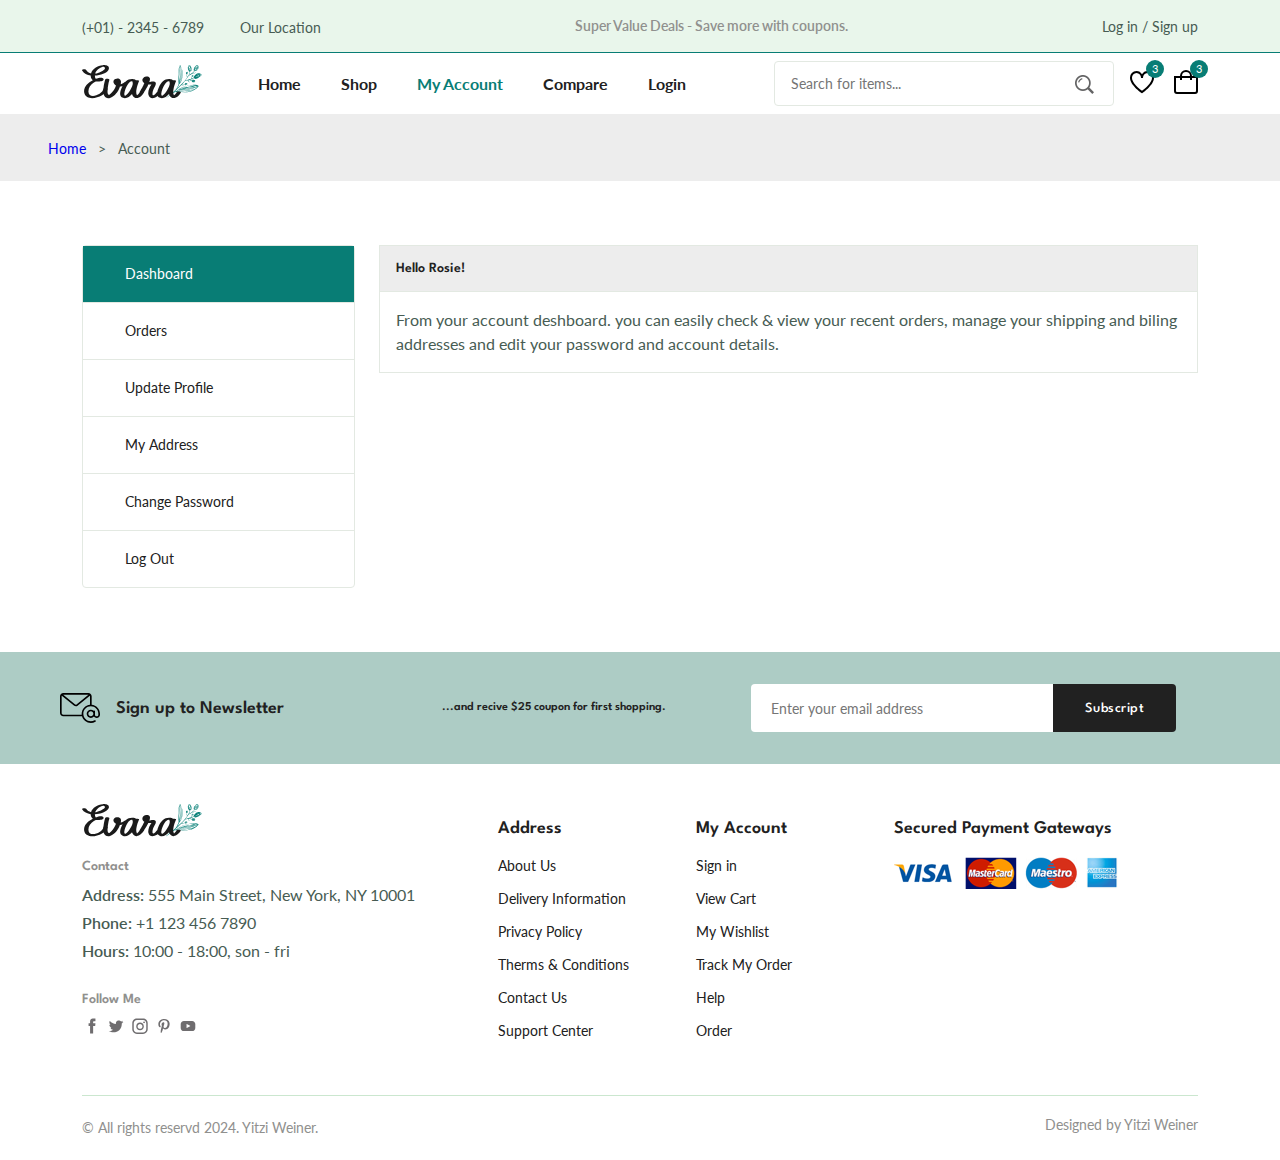
<file: accounts.html>
<!DOCTYPE html>
<html lang="en">
  <head>
    <meta charset="UTF-8" />
    <meta name="viewport" content="width=device-width, initial-scale=1.0" />

    <!--=============== FLATICON ===============-->
    <link rel='stylesheet' href='https://cdn-uicons.flaticon.com/2.6.0/uicons-regular-straight/css/uicons-regular-straight.css'>


    <!--=============== SWIPER CSS ===============-->
    <link rel="stylesheet" href="https://cdn.jsdelivr.net/npm/swiper@11/swiper-bundle.min.css"/>

    <!--=============== CSS ===============-->
    <link rel="stylesheet" href="assets/css/styles.css" />

    <title>Ecommerce Website</title>
  </head>
  <body>
    <!--=============== HEADER ===============-->
    <header class="header">
      <div class="header-top">
        <div class="header-container container">
          <div class="header-content">
            <span>(+01) - 2345 - 6789</span>
            <span>Our Location</span>
          </div>
          <p class="header-alert-news">
            Super Value Deals - Save more with coupons.
          </p>
          <a href="login-register.html" class="header-top-action">Log in / Sign up</a>
        </div>
      </div>
  
      <nav class="nav container">
        <a href="index.html" class="nav-logo">
          <img src="assets/img/logo.svg" alt="Logo" class="nav-logo-img">
        </a>
        <div class="nav-menu" id="nav_menu">
          <ul class="nav-list">
            <li class="nav-item">
              <a href="index.html" class="nav-link">Home</a>
            </li>
            <li class="nav-item">
              <a href="shop.html" class="nav-link">Shop</a>
            </li>
            <li class="nav-item">
              <a href="accounts.html" class="nav-link active-link">My Account</a>
            </li>
            <li class="nav-item">
              <a href="compare.html" class="nav-link">Compare</a>
            </li>
            <li class="nav-item">
              <a href="login-register.html" class="nav-link">Login</a>
            </li>
          </ul>
          
          <div class="header-search">
            <input type="text" placeholder="Search for items..." class="form-input">
  
            <button class="search-btn" title="Search">
              <img src="assets/img/search.png" alt="Search">
            </button>
          </div>
        </div>
        
        <div class="header-user-actions">
          <a href="wishlist.html" class="header-action-btn" title="Wishlist">
            <img src="assets/img/icon-heart.svg" alt="Wishlist">
            <span class="count">3</span>
          </a>
          <a href="cart.html" class="header-action-btn" title="Cart">
            <img src="assets/img/icon-cart.svg" alt="Cart">
            <span class="count">3</span>
          </a>
        </div>
      </nav>
    </header>

    <!--=============== MAIN ===============-->
    <main class="main">
      <!--=============== BREADCRUMB ===============-->
      <section class="breadcrumb">
        <ul class="breadcrumb-list flex">
          <li><a href="index.html" class="breadcrumb-link">Home</a></li>
          <li><span class="breadcrumb-link">></span></li>
          <li><span class="breadcrumb-link">Account</span></li>
        </ul>
      </section>

      <!--=============== ACCOUNTS ===============-->
      <section class="accounts section-lg">
        <div class="accounts-container container grid">
          <div class="account-tabs">
            <p class="account-tab active-tab" data-target="#dashboard">
              <i class="fi fi-rs-settings-sliders"></i> Dashboard
            </p>
            <p class="account-tab" data-target="#orders">
              <i class="fi fi-rs-shopping-bag"></i> Orders
            </p>
            <p class="account-tab" data-target="#update_profile">
              <i class="fi fi-rs-user"></i> Update Profile
            </p>
            <p class="account-tab" data-target="#address">
              <i class="fi fi-rs-marker"></i> My Address
            </p>
            <p class="account-tab" data-target="#change_password">
              <i class="fi fi-rs-user"></i> Change Password
            </p>
            <p class="account-tab" data-target="#logout">
              <i class="fi fi-rs-exit"></i> Log Out
            </p>
          </div>

          <div class="tabs-content">
            <div class="tab-content active-tab" content id="dashboard">
              <h3 class="tab-header">Hello Rosie!</h3>
              <div class="tab-body">
                <p class="tab-description">
                  From your account deshboard. you can easily check & view your recent orders, manage your shipping and biling addresses and edit your password and account details.
                </p>
              </div>
            </div>
            <div class="tab-content" content id="orders">
              <h3 class="tab-header">Your Orders</h3>
              <div class="tab-body">
                <table class="placed-order-table">
                  <tr>
                    <th>Orders</th>
                    <th>Date</th>
                    <th>Status</th>
                    <th>Total</th>
                    <th>Actions</th>
                  </tr>
                  <tr>
                    <td>#1357</td>
                    <td>March 15, 2022</td>
                    <td>Processing</td>
                    <td>$150.00</td>
                    <td><a href="" class="view-order">View</a></td>
                  </tr>
                  <tr>
                    <td>#12468</td>
                    <td>June 29, 2022</td>
                    <td>Complated</td>
                    <td>$364.00</td>
                    <td><a href="" class="view-order">View</a></td>
                  </tr>
                  <tr>
                    <td>#1357</td>
                    <td>March 15, 2022</td>
                    <td>Processing</td>
                    <td>$150.00</td>
                    <td><a href="" class="view-order">View</a></td>
                  </tr>
                </table>
              </div>
            </div>
            <div class="tab-content" content id="update_profile">
              <h3 class="tab-header">Update profile</h3>
              <div class="tab-body">
                <form action="" class="form grid">
                  <input type="text" placeholder="Username" class="form-input">
                  <div class="form-btn">
                    <button class="btn btn-md">Save</button>
                  </div>
                </form>
              </div>
            </div>
            <div class="tab-content" content id="address">
              <h3 class="tab-header">Shipping Address</h3>
              <div class="tab-body">
                <address class="address">
                  3522 Interstate <br> 75 Business Spur <br> Sauth Ste. <br> Marie, MI 49783
                </address>
                <p class="city">New York</p>
                <a href="" class="edit">Edit</a>
              </div>
            </div>
            <div class="tab-content" content id="change_password">
              <h3 class="tab-header">Change Password</h3>
              <div class="tab-body">
                <form action="" class="form grid">
                  <input type="password" placeholder="Current Password" class="form-input">
                  <input type="password" placeholder="New Password" class="form-input">
                  <input type="password" placeholder="Confirm Password" class="form-input">
                  <div class="form-btn">
                    <button class="btn btn-md">Save</button>
                  </div>
                </form>
              </div>
            </div>
          </div>
        </div>
      </section>

      <!--=============== NEWSLETTER ===============-->
      <section class="newsletter section">
        <div class="newsletter-container container grid">
          <h3 class="newsletter-title flex">
            <img src="assets/img/icon-email.svg" alt="" class="newsletter-icon">
            Sign up to Newsletter
          </h3>
          <p class="newsletter-description">
            ...and recive $25 coupon for first shopping.
          </p>
          <form action="" class="newsletter-form">
            <input type="text" class="newsletter-input" placeholder="Enter your email address">
            <button type="submit" class="newsletter-btn">Subscript</button>
          </form>
        </div>
      </section>
    </main>

    <!--=============== FOOTER ===============-->
    <footer class="footer container">
      <div class="footer-container grid">
        <div class="footer-content">
          <a href="index.html" class="footer-logo">
            <img src="assets/img/logo.svg" alt="" class="footer-logo-img">
          </a>
          <h4 class="footer-subtitle">Contact</h4>
          <p class="footer-description">
            <span>Address:</span> 555 Main Street, New York, NY 10001
          </p>
          <p class="footer-description">
            <span>Phone:</span> +1 123 456 7890
          </p>
          <p class="footer-description">
            <span>Hours:</span> 10:00 - 18:00, son - fri
          </p>
          <div class="footer-social">
            <h4 class="footer-subtitle">Follow Me</h4>
            <div class="footer-social-links">
              <a href="">
                <img src="assets/img/icon-facebook.svg" alt="" class="footer-social-icon">
              </a>
              <a href="">
                <img src="assets/img/icon-twitter.svg" alt="" class="footer-social-icon">
              </a>
              <a href="">
                <img src="assets/img/icon-instagram.svg" alt="" class="footer-social-icon">
              </a>
              <a href="">
                <img src="assets/img/icon-pinterest.svg" alt="" class="footer-social-icon">
              </a>
              <a href="">
                <img src="assets/img/icon-youtube.svg" alt="" class="footer-social-icon">
              </a>
            </div>
          </div>
        </div>
  
        <div class="footer-content">
          <h3 class="footer-title">Address</h3>
          <ul class="footer-links">
            <li><a href="" class="footer-link">About Us</a></li>
            <li><a href="" class="footer-link">Delivery Information</a></li>
            <li><a href="" class="footer-link">Privacy Policy</a></li>
            <li><a href="" class="footer-link">Therms & Conditions</a></li>
            <li><a href="" class="footer-link">Contact Us</a></li>
            <li><a href="" class="footer-link">Support Center</a></li>
          </ul>
        </div>
  
        <div class="footer-content">
          <h3 class="footer-title">My Account</h3>
          <ul class="footer-links">
            <li><a href="" class="footer-link">Sign in</a></li>
            <li><a href="" class="footer-link">View Cart</a></li>
            <li><a href="" class="footer-link">My Wishlist</a></li>
            <li><a href="" class="footer-link">Track My Order</a></li>
            <li><a href="" class="footer-link">Help</a></li>
            <li><a href="" class="footer-link">Order</a></li>
          </ul>
        </div>
  
        <div class="footer-content">
          <h3 class="footer-title">Secured Payment Gateways</h3>
          <img src="assets/img/payment-method.png" alt="" class="payment-img">
        </div>
      </div>
  
      <div class="footer-bottom">
        <p class="copyright">
          &copy; All rights reservd 2024. Yitzi Weiner.
        </p>
        <span class="designer">Designed by Yitzi Weiner</span>
      </div>
    </footer>

    <!--=============== SWIPER JS ===============-->
    <script src="https://cdn.jsdelivr.net/npm/swiper@11/swiper-bundle.min.js"></script>

    <!--=============== MAIN JS ===============-->
    <script src="assets/js/main.js"></script>
  </body>
</html>
</file>
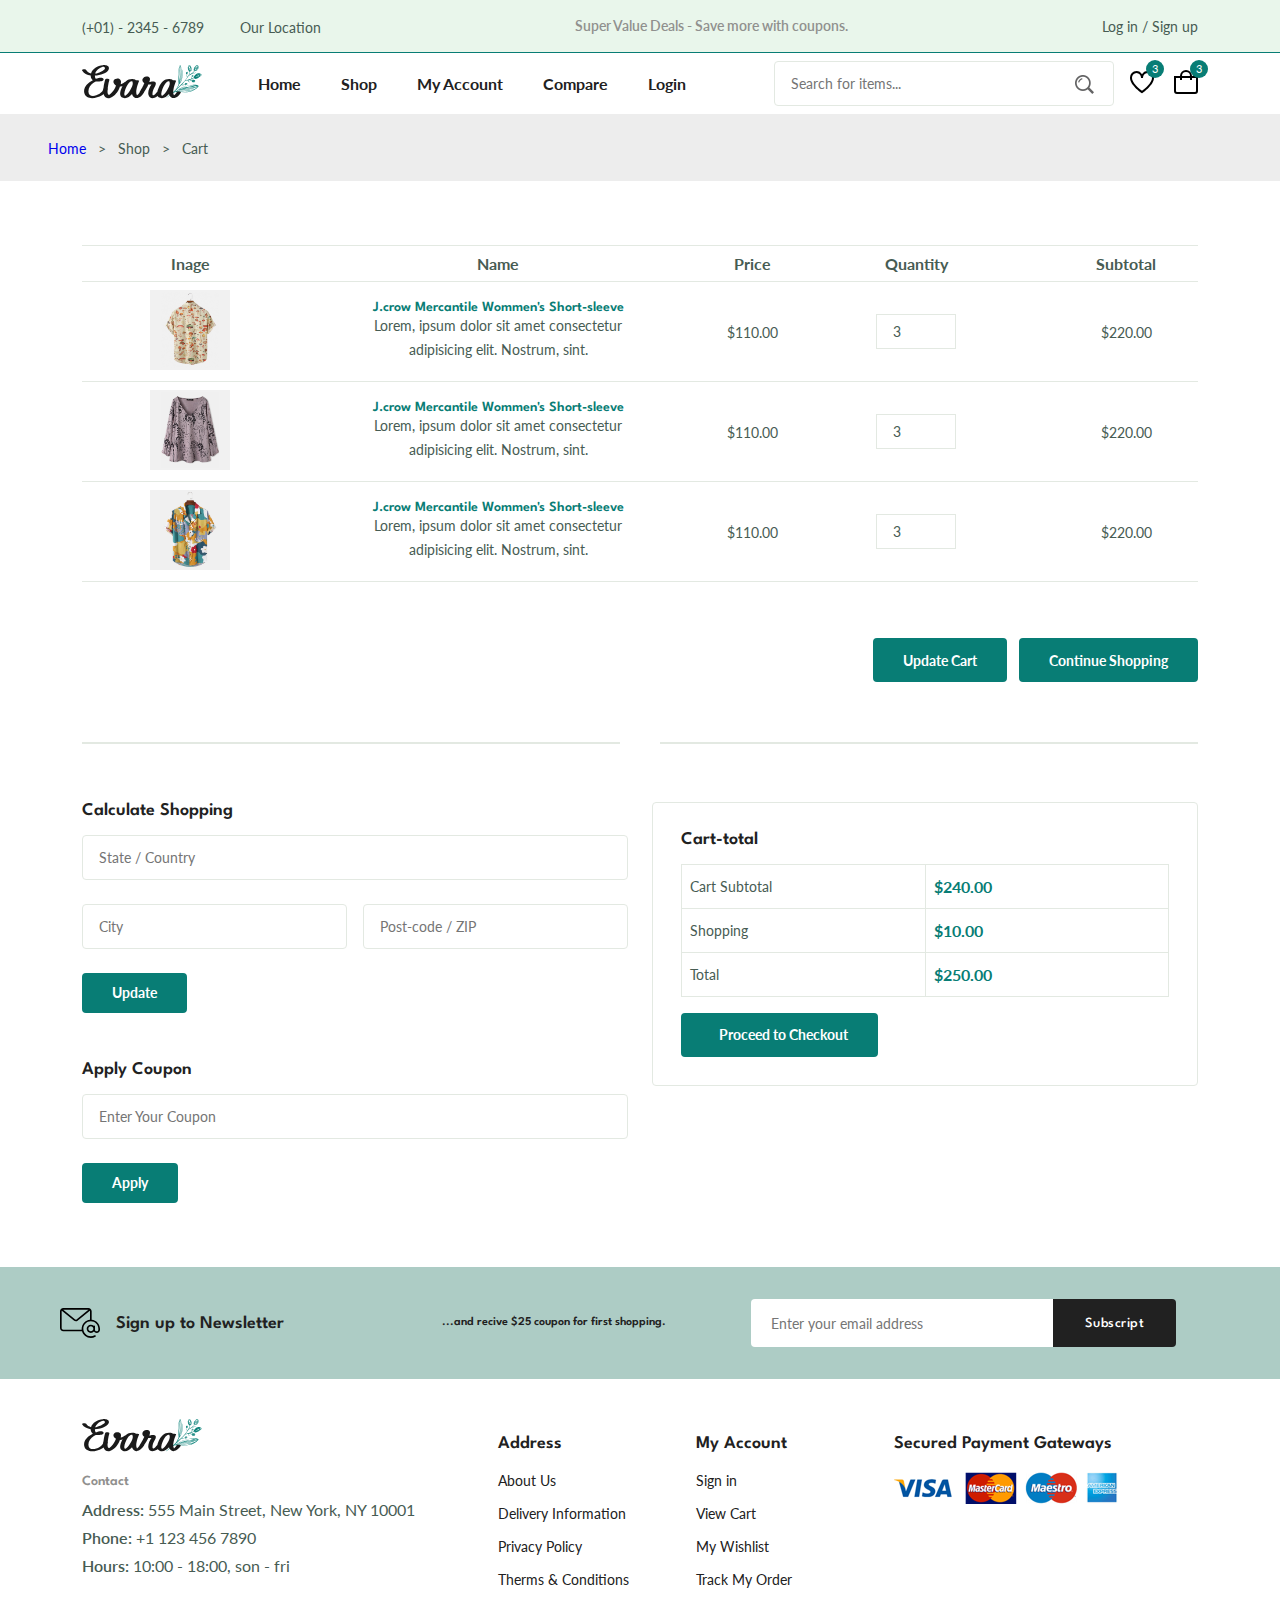
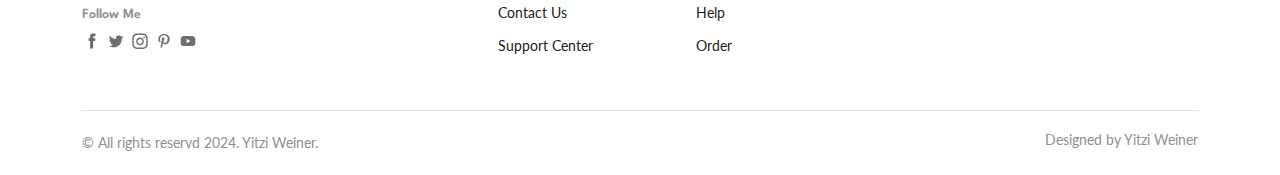
<file: cart.html>
<!DOCTYPE html>
<html lang="en">
  <head>
    <meta charset="UTF-8" />
    <meta name="viewport" content="width=device-width, initial-scale=1.0" />

    <!--=============== FLATICON ===============-->
    <link rel='stylesheet' href='https://cdn-uicons.flaticon.com/2.6.0/uicons-regular-straight/css/uicons-regular-straight.css'>

    <!--=============== SWIPER CSS ===============-->
    <link rel="stylesheet" href="https://cdn.jsdelivr.net/npm/swiper@11/swiper-bundle.min.css"/>

    <!--=============== CSS ===============-->
    <link rel="stylesheet" href="assets/css/styles.css"/>

    <title>Ecommerce Website</title>
  </head>
  <body>
    <!--=============== HEADER ===============-->
    <header class="header">
      <div class="header-top">
        <div class="header-container container">
          <div class="header-content">
            <span>(+01) - 2345 - 6789</span>
            <span>Our Location</span>
          </div>
          <p class="header-alert-news">
            Super Value Deals - Save more with coupons.
          </p>
          <a href="login-register.html" class="header-top-action">Log in / Sign up</a>
        </div>
      </div>
  
      <nav class="nav container">
        <a href="index.html" class="nav-logo">
          <img src="assets/img/logo.svg" alt="Logo" class="nav-logo-img">
        </a>
        <div class="nav-menu" id="nav_menu">
          <ul class="nav-list">
            <li class="nav-item">
              <a href="index.html" class="nav-link">Home</a>
            </li>
            <li class="nav-item">
              <a href="shop.html" class="nav-link">Shop</a>
            </li>
            <li class="nav-item">
              <a href="accounts.html" class="nav-link">My Account</a>
            </li>
            <li class="nav-item">
              <a href="compare.html" class="nav-link">Compare</a>
            </li>
            <li class="nav-item">
              <a href="login-register.html" class="nav-link">Login</a>
            </li>
          </ul>
          
          <div class="header-search">
            <input type="text" placeholder="Search for items..." class="form-input">
  
            <button class="search-btn" title="Search">
              <img src="assets/img/search.png" alt="Search">
            </button>
          </div>
        </div>
        
        <div class="header-user-actions">
          <a href="wishlist.html" class="header-action-btn" title="Wishlist">
            <img src="assets/img/icon-heart.svg" alt="Wishlist">
            <span class="count">3</span>
          </a>
          <a href="cart.html" class="header-action-btn" title="Cart">
            <img src="assets/img/icon-cart.svg" alt="Cart">
            <span class="count">3</span>
          </a>
        </div>
      </nav>
    </header>

    <!--=============== MAIN ===============-->
    <main class="main">
      <!--=============== BREADCRUMB ===============-->
      <section class="breadcrumb">
        <ul class="breadcrumb-list flex">
          <li><a href="index.html" class="breadcrumb-link">Home</a></li>
          <li><span class="breadcrumb-link">></span></li>
          <li><span class="breadcrumb-link">Shop</span></li>
          <li><span class="breadcrumb-link">></span></li>
          <li><span class="breadcrumb-link">Cart</span></li>
        </ul>
      </section>

      <!--=============== CART ===============-->
      <section class="cart section-lg container">
        <div class="table-container">
          <table class="table">
            <tr>
              <th>Inage</th>
              <th>Name</th>
              <th>Price</th>
              <th>Quantity</th>
              <th>Subtotal</th>
              <th>Remove</th>
            </tr>

            <tr>
              <td><img src="assets/img/product-1-2.jpg" alt="" class="table-img"></td>
              <td>
                <h3 class="table-title">J.crow Mercantile Wommen's Short-sleeve</h3>
                <p class="table-description">
                Lorem, ipsum dolor sit amet consectetur adipisicing elit. Nostrum, sint.
                </p>
              </td>
              <td><span class="table-price">$110.00</span></td>
              <td><input type="number" value="3" class="quantity"></td>
              <td><span class="table-subtotal">$220.00</span></td>
              <td><i class="fi fi-rs-trash table-trash"></i></td>
            </tr>

            <tr>
              <td><img src="assets/img/product-7-1.jpg" alt="" class="table-img"></td>
              <td>
                <h3 class="table-title">J.crow Mercantile Wommen's Short-sleeve</h3>
                <p class="table-description">
                Lorem, ipsum dolor sit amet consectetur adipisicing elit. Nostrum, sint.
                </p>
              </td>
              <td><span class="table-price">$110.00</span></td>
              <td><input type="number" value="3" class="quantity"></td>
              <td><span class="table-subtotal">$220.00</span></td>
              <td><i class="fi fi-rs-trash table-trash"></i></td>
            </tr>

            <tr>
              <td><img src="assets/img/product-2-1.jpg" alt="" class="table-img"></td>
              <td>
                <h3 class="table-title">J.crow Mercantile Wommen's Short-sleeve</h3>
                <p class="table-description">
                Lorem, ipsum dolor sit amet consectetur adipisicing elit. Nostrum, sint.
                </p>
              </td>
              <td><span class="table-price">$110.00</span></td>
              <td><input type="number" value="3" class="quantity"></td>
              <td><span class="table-subtotal">$220.00</span></td>
              <td><i class="fi fi-rs-trash table-trash"></i></td>
            </tr>
          </table>
        </div>

        <div class="cart-actions">
          <a href="" class="btn flex btn-md">
            <i class="fi-rs-suffle"></i> Update Cart
          </a>
          <a href="" class="btn flex btn-md">
            <i class="fi-rs-shopping-cart"></i> Continue Shopping
          </a>
        </div>

        <div class="divider">
          <i class="fi fi-rs-fingerprint"></i>
        </div>

        <div class="cart-group grid">
          <div>
            <div class="cart-shopping">
              <h3 class="section-title">Calculate Shopping</h3>
              <form action="" class="form grid">
                <input type="text" placeholder="State / Country" class="form-input">
                <div class="form-group grid">
                  <input type="text" placeholder="City" class="form-input">
                  <input type="text" placeholder="Post-code / ZIP" class="form-input">
                </div>
                <div class="form-btn">
                  <button class="btn grid btn-sm">
                    <i class="fi fi-rs-shuffle"></i> Update
                  </button>
                </div>
              </form>
            </div>

            <div class="cart-coupon">
              <h3 class="section-title">Apply Coupon</h3>
              <form action="" class="coupon-form form grid">
                <input type="text" placeholder="Enter Your Coupon" class="form-input">
                <div class="form-btn">
                  <button class="btn fles btn-sm">
                    <i class="fi fi-rs-label"></i> Apply
                  </button>
                </div>
              </form>
            </div>
          </div>

          <div class="cart-total">
            <h3 class="section-title">Cart-total</h3>
            <table class="cart-total-table">
              <tr>
                <td class="cart-total-title">Cart Subtotal</td>
                <td class="cart-total-price">$240.00</td>
              </tr>

              <tr>
                <td class="cart-total-title">Shopping</td>
                <td class="cart-total-price">$10.00</td>
              </tr>

              <tr>
                <td class="cart-total-title">Total</td>
                <td class="cart-total-price">$250.00</td>
              </tr>
            </table>

            <a href="checkout.html" class="btn flex btn-md">
              <i class="fi fi-rs-box-alt"></i> Proceed to Checkout
            </a>
          </div>
        </div>
      </section>

      <!--=============== NEWSLETTER ===============-->
      <section class="newsletter section">
        <div class="newsletter-container container grid">
          <h3 class="newsletter-title flex">
            <img src="assets/img/icon-email.svg" alt="" class="newsletter-icon">
            Sign up to Newsletter
          </h3>
          <p class="newsletter-description">
            ...and recive $25 coupon for first shopping.
          </p>
          <form action="" class="newsletter-form">
            <input type="text" class="newsletter-input" placeholder="Enter your email address">
            <button type="submit" class="newsletter-btn">Subscript</button>
          </form>
        </div>
      </section>
    </main>

    <!--=============== FOOTER ===============-->
    <footer class="footer container">
      <div class="footer-container grid">
        <div class="footer-content">
          <a href="index.html" class="footer-logo">
            <img src="assets/img/logo.svg" alt="" class="footer-logo-img">
          </a>
          <h4 class="footer-subtitle">Contact</h4>
          <p class="footer-description">
            <span>Address:</span> 555 Main Street, New York, NY 10001
          </p>
          <p class="footer-description">
            <span>Phone:</span> +1 123 456 7890
          </p>
          <p class="footer-description">
            <span>Hours:</span> 10:00 - 18:00, son - fri
          </p>
          <div class="footer-social">
            <h4 class="footer-subtitle">Follow Me</h4>
            <div class="footer-social-links">
              <a href="">
                <img src="assets/img/icon-facebook.svg" alt="" class="footer-social-icon">
              </a>
              <a href="">
                <img src="assets/img/icon-twitter.svg" alt="" class="footer-social-icon">
              </a>
              <a href="">
                <img src="assets/img/icon-instagram.svg" alt="" class="footer-social-icon">
              </a>
              <a href="">
                <img src="assets/img/icon-pinterest.svg" alt="" class="footer-social-icon">
              </a>
              <a href="">
                <img src="assets/img/icon-youtube.svg" alt="" class="footer-social-icon">
              </a>
            </div>
          </div>
        </div>
  
        <div class="footer-content">
          <h3 class="footer-title">Address</h3>
          <ul class="footer-links">
            <li><a href="" class="footer-link">About Us</a></li>
            <li><a href="" class="footer-link">Delivery Information</a></li>
            <li><a href="" class="footer-link">Privacy Policy</a></li>
            <li><a href="" class="footer-link">Therms & Conditions</a></li>
            <li><a href="" class="footer-link">Contact Us</a></li>
            <li><a href="" class="footer-link">Support Center</a></li>
          </ul>
        </div>
  
        <div class="footer-content">
          <h3 class="footer-title">My Account</h3>
          <ul class="footer-links">
            <li><a href="" class="footer-link">Sign in</a></li>
            <li><a href="" class="footer-link">View Cart</a></li>
            <li><a href="" class="footer-link">My Wishlist</a></li>
            <li><a href="" class="footer-link">Track My Order</a></li>
            <li><a href="" class="footer-link">Help</a></li>
            <li><a href="" class="footer-link">Order</a></li>
          </ul>
        </div>
  
        <div class="footer-content">
          <h3 class="footer-title">Secured Payment Gateways</h3>
          <img src="assets/img/payment-method.png" alt="" class="payment-img">
        </div>
      </div>
  
      <div class="footer-bottom">
        <p class="copyright">
          &copy; All rights reservd 2024. Yitzi Weiner.
        </p>
        <span class="designer">Designed by Yitzi Weiner</span>
      </div>
    </footer>

    <!--=============== SWIPER JS ===============-->
    <script src="https://cdn.jsdelivr.net/npm/swiper@11/swiper-bundle.min.js"></script>

    <!--=============== MAIN JS ===============-->
    <script src="assets/js/main.js"></script>
  </body>
</html>
</file>
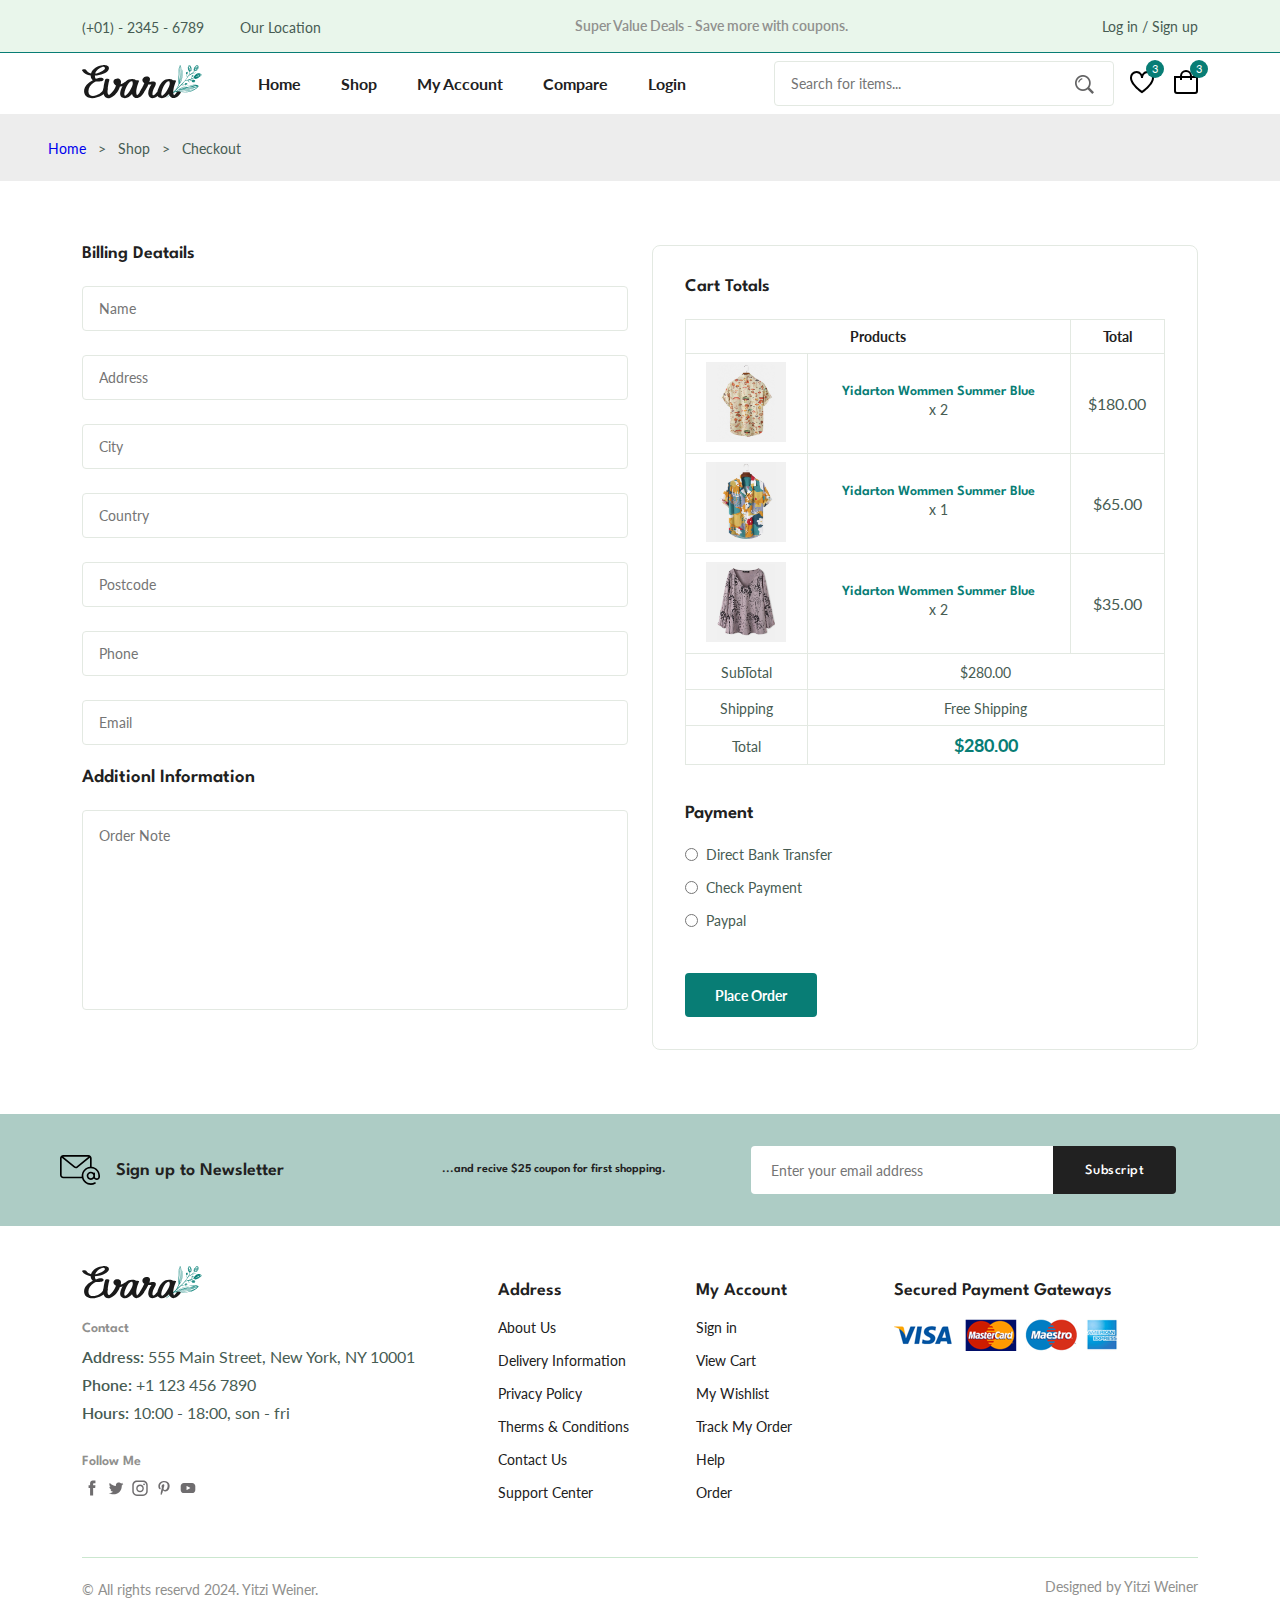
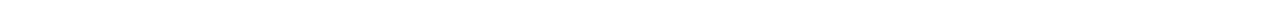
<file: checkout.html>
<!DOCTYPE html>
<html lang="en">
  <head>
    <meta charset="UTF-8" />
    <meta name="viewport" content="width=device-width, initial-scale=1.0" />

    <!--=============== FLATICON ===============-->
    <link rel='stylesheet' href='https://cdn-uicons.flaticon.com/2.6.0/uicons-regular-straight/css/uicons-regular-straight.css'>

    <!--=============== SWIPER CSS ===============-->
    <link rel="stylesheet" href="https://cdn.jsdelivr.net/npm/swiper@11/swiper-bundle.min.css"/>

    <!--=============== CSS ===============-->
    <link rel="stylesheet" href="assets/css/styles.css" />

    <title>Ecommerce Website</title>
  </head>
  <body>
    <!--=============== HEADER ===============-->
    <header class="header">
      <div class="header-top">
        <div class="header-container container">
          <div class="header-content">
            <span>(+01) - 2345 - 6789</span>
            <span>Our Location</span>
          </div>
          <p class="header-alert-news">
            Super Value Deals - Save more with coupons.
          </p>
          <a href="login-register.html" class="header-top-action">Log in / Sign up</a>
        </div>
      </div>
  
      <nav class="nav container">
        <a href="index.html" class="nav-logo">
          <img src="assets/img/logo.svg" alt="Logo" class="nav-logo-img">
        </a>
        <div class="nav-menu" id="nav_menu">
          <ul class="nav-list">
            <li class="nav-item">
              <a href="index.html" class="nav-link">Home</a>
            </li>
            <li class="nav-item">
              <a href="shop.html" class="nav-link">Shop</a>
            </li>
            <li class="nav-item">
              <a href="accounts.html" class="nav-link">My Account</a>
            </li>
            <li class="nav-item">
              <a href="compare.html" class="nav-link">Compare</a>
            </li>
            <li class="nav-item">
              <a href="login-register.html" class="nav-link">Login</a>
            </li>
          </ul>
          
          <div class="header-search">
            <input type="text" placeholder="Search for items..." class="form-input">
  
            <button class="search-btn" title="Search">
              <img src="assets/img/search.png" alt="Search">
            </button>
          </div>
        </div>
        
        <div class="header-user-actions">
          <a href="wishlist.html" class="header-action-btn" title="Wishlist">
            <img src="assets/img/icon-heart.svg" alt="Wishlist">
            <span class="count">3</span>
          </a>
          <a href="cart.html" class="header-action-btn" title="Cart">
            <img src="assets/img/icon-cart.svg" alt="Cart">
            <span class="count">3</span>
          </a>
        </div>
      </nav>
    </header>

    <!--=============== MAIN ===============-->
    <main class="main">
      <!--=============== BREADCRUMB ===============-->
      <section class="breadcrumb">
        <ul class="breadcrumb-list flex">
          <li><a href="index.html" class="breadcrumb-link">Home</a></li>
          <li><span class="breadcrumb-link">></span></li>
          <li><span class="breadcrumb-link">Shop</span></li>
          <li><span class="breadcrumb-link">></span></li>
          <li><span class="breadcrumb-link">Checkout</span></li>
        </ul>
      </section>

      <!--=============== CHECKOUT ===============-->
      <section class="checkout section-lg">
        <div class="checkout-container container grid">
          <div class="checkout-group">
            <h3 class="section-title">Billing Deatails</h3>
            <form action="" class="form grid">
              <input type="text" placeholder="Name" class="form-input">
              <input type="text" placeholder="Address" class="form-input">
              <input type="text" placeholder="City" class="form-input">
              <input type="text" placeholder="Country" class="form-input">
              <input type="text" placeholder="Postcode" class="form-input">
              <input type="text" placeholder="Phone" class="form-input">
              <input type="email" placeholder="Email" class="form-input">
              <h3 class="checkout-title">Additionl Information</h3>
              <textarea name="" placeholder="Order Note" id="" class="form-input textarea" cols="30" rows="10"></textarea>
            </form>
          </div>

          <div class="checkout-group">
            <h3 class="section-title">Cart Totals</h3>
            <table class="order-table">
              <tr>
                <th colspan="2">Products</th>
                <th>Total</th>
              </tr>
              <tr>
                <td>
                  <img src="assets/img/product-1-2.jpg" alt="" class="order-img">
                </td>
                <td>
                  <h3 class="table-title">Yidarton Wommen Summer Blue</h3>
                  <p class="table-quontity">x 2</p>
                </td>
                <td><span class="total-price">$180.00</span></td>
              </tr>
              <tr>
                <td>
                  <img src="assets/img/product-2-1.jpg" alt="" class="order-img">
                </td>
                <td>
                  <h3 class="table-title">Yidarton Wommen Summer Blue</h3>
                  <p class="table-quontity">x 1</p>
                </td>
                <td><span class="total-price">$65.00</span></td>
              </tr>
              <tr>
                <td>
                  <img src="assets/img/product-7-1.jpg" alt="" class="order-img">
                </td>
                <td>
                  <h3 class="table-title">Yidarton Wommen Summer Blue</h3>
                  <p class="table-quontity">x 2</p>
                </td>
                <td><span class="total-price">$35.00</span></td>
              </tr>
              <tr>
                <td><span class="order-subtitle">SubTotal</span></td>
                <td colspan="2"><span class="table-price">$280.00</span></td>
              </tr>
              <tr>
                <td><span class="order-subtitle">Shipping</span></td>
                <td colspan="2"><span class="table-price">Free Shipping</span></td>
              </tr>
              <tr>
                <td><span class="order-subtitle">Total</span></td>
                <td colspan="2"><span class="order-grand-total">$280.00</span></td>
              </tr>
            </table>

            <div class="payment-method">
              <h3 class="checkout-title payment-title">Payment</h3>
              <div class="payment-option flex">
                <input type="radio" name="radio" class="payment-input">
                <label for="" class="payment-label">Direct Bank Transfer</label>
              </div>
              <div class="payment-option flex">
                <input type="radio" name="radio" class="payment-input">
                <label for="" class="payment-label">Check Payment</label>
              </div>
              <div class="payment-option flex">
                <input type="radio" name="radio" class="payment-input">
                <label for="" class="payment-label">Paypal</label>
              </div>
            </div>
            <button class="btn btn-md">Place Order</button>
          </div>
        </div>
      </section>

      <!--=============== NEWSLETTER ===============-->
      <section class="newsletter section">
        <div class="newsletter-container container grid">
          <h3 class="newsletter-title flex">
            <img src="assets/img/icon-email.svg" alt="" class="newsletter-icon">
            Sign up to Newsletter
          </h3>
          <p class="newsletter-description">
            ...and recive $25 coupon for first shopping.
          </p>
          <form action="" class="newsletter-form">
            <input type="text" class="newsletter-input" placeholder="Enter your email address">
            <button type="submit" class="newsletter-btn">Subscript</button>
          </form>
        </div>
      </section>
    </main>

    <!--=============== FOOTER ===============-->
    <footer class="footer container">
      <div class="footer-container grid">
        <div class="footer-content">
          <a href="index.html" class="footer-logo">
            <img src="assets/img/logo.svg" alt="" class="footer-logo-img">
          </a>
          <h4 class="footer-subtitle">Contact</h4>
          <p class="footer-description">
            <span>Address:</span> 555 Main Street, New York, NY 10001
          </p>
          <p class="footer-description">
            <span>Phone:</span> +1 123 456 7890
          </p>
          <p class="footer-description">
            <span>Hours:</span> 10:00 - 18:00, son - fri
          </p>
          <div class="footer-social">
            <h4 class="footer-subtitle">Follow Me</h4>
            <div class="footer-social-links">
              <a href="">
                <img src="assets/img/icon-facebook.svg" alt="" class="footer-social-icon">
              </a>
              <a href="">
                <img src="assets/img/icon-twitter.svg" alt="" class="footer-social-icon">
              </a>
              <a href="">
                <img src="assets/img/icon-instagram.svg" alt="" class="footer-social-icon">
              </a>
              <a href="">
                <img src="assets/img/icon-pinterest.svg" alt="" class="footer-social-icon">
              </a>
              <a href="">
                <img src="assets/img/icon-youtube.svg" alt="" class="footer-social-icon">
              </a>
            </div>
          </div>
        </div>
  
        <div class="footer-content">
          <h3 class="footer-title">Address</h3>
          <ul class="footer-links">
            <li><a href="" class="footer-link">About Us</a></li>
            <li><a href="" class="footer-link">Delivery Information</a></li>
            <li><a href="" class="footer-link">Privacy Policy</a></li>
            <li><a href="" class="footer-link">Therms & Conditions</a></li>
            <li><a href="" class="footer-link">Contact Us</a></li>
            <li><a href="" class="footer-link">Support Center</a></li>
          </ul>
        </div>
  
        <div class="footer-content">
          <h3 class="footer-title">My Account</h3>
          <ul class="footer-links">
            <li><a href="" class="footer-link">Sign in</a></li>
            <li><a href="" class="footer-link">View Cart</a></li>
            <li><a href="" class="footer-link">My Wishlist</a></li>
            <li><a href="" class="footer-link">Track My Order</a></li>
            <li><a href="" class="footer-link">Help</a></li>
            <li><a href="" class="footer-link">Order</a></li>
          </ul>
        </div>
  
        <div class="footer-content">
          <h3 class="footer-title">Secured Payment Gateways</h3>
          <img src="assets/img/payment-method.png" alt="" class="payment-img">
        </div>
      </div>
  
      <div class="footer-bottom">
        <p class="copyright">
          &copy; All rights reservd 2024. Yitzi Weiner.
        </p>
        <span class="designer">Designed by Yitzi Weiner</span>
      </div>
    </footer>

    <!--=============== SWIPER JS ===============-->
    <script src="https://cdn.jsdelivr.net/npm/swiper@11/swiper-bundle.min.js"></script>

    <!--=============== MAIN JS ===============-->
    <script src="assets/js/main.js"></script>
  </body>
</html>
</file>
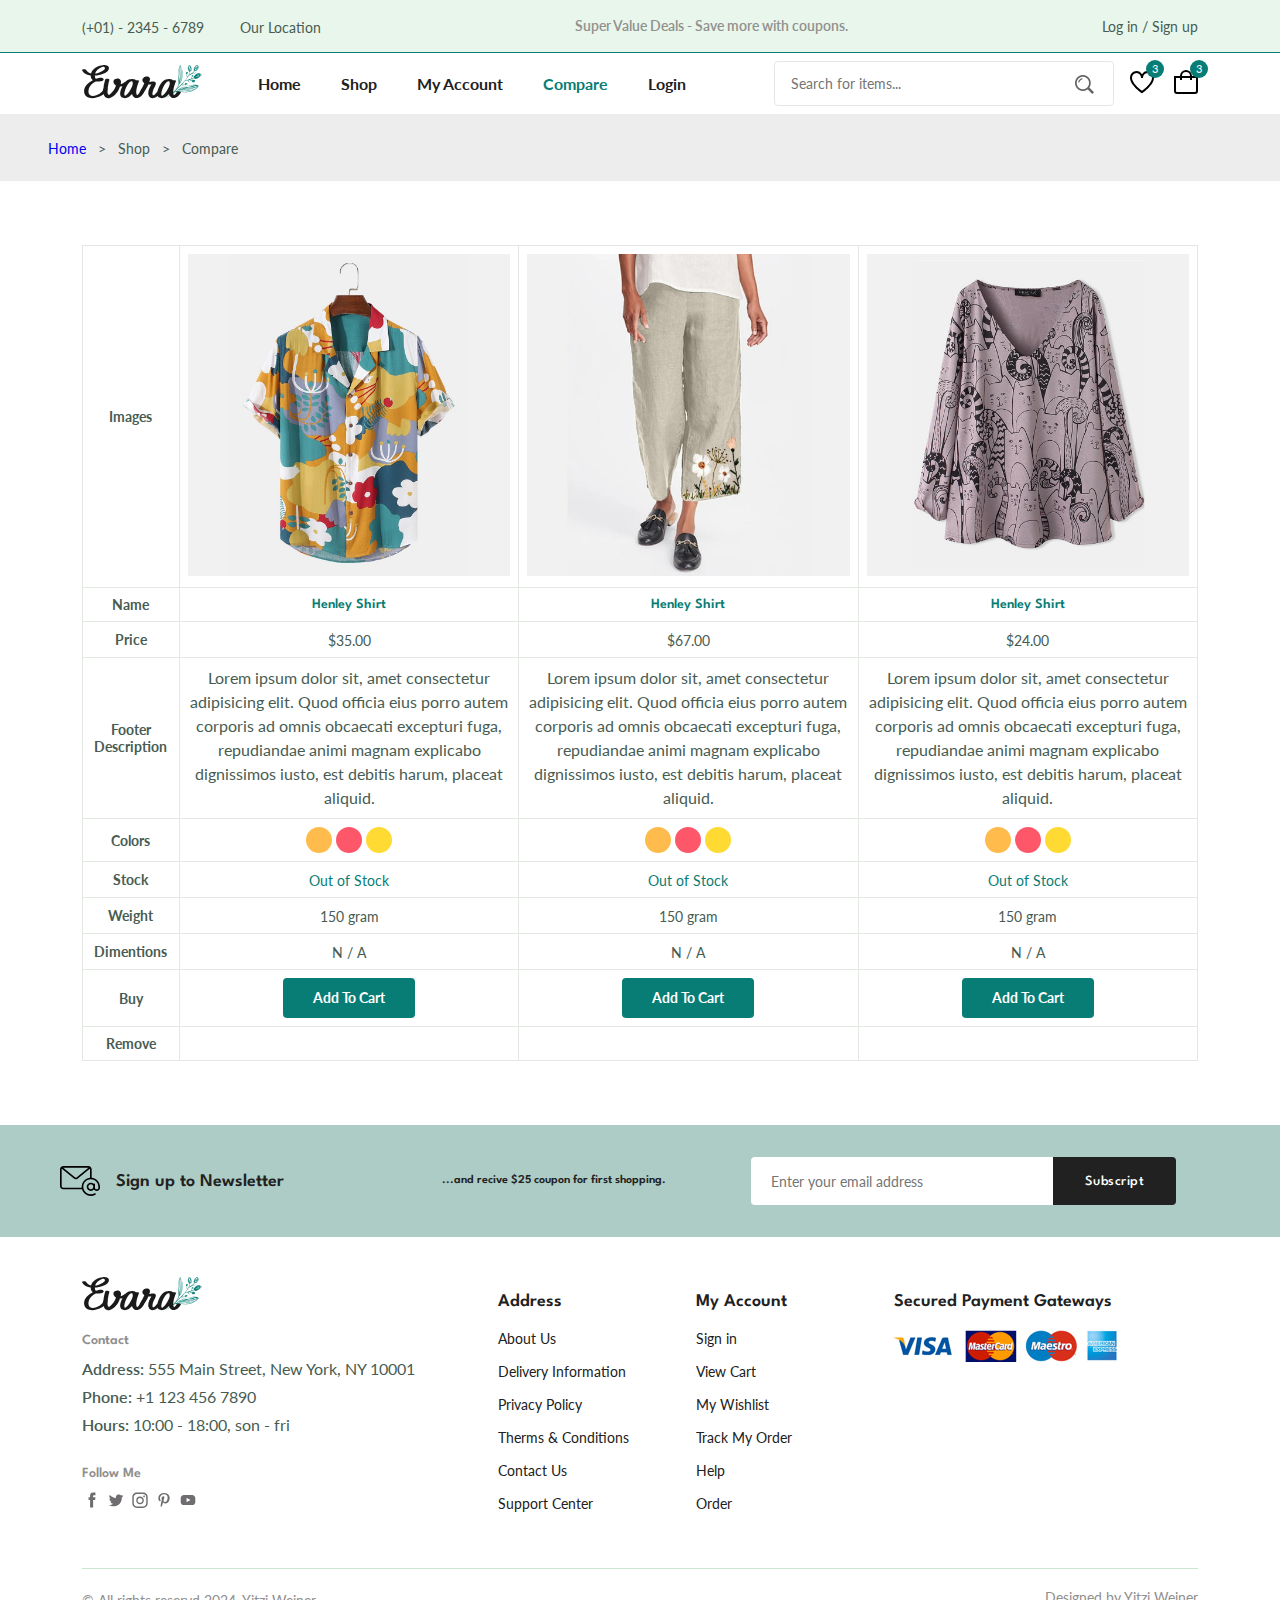
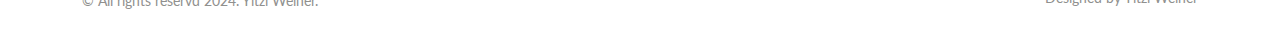
<file: compare.html>
<!DOCTYPE html>
<html lang="en">
  <head>
    <meta charset="UTF-8" />
    <meta name="viewport" content="width=device-width, initial-scale=1.0" />

    <!--=============== FLATICON ===============-->
    <link rel='stylesheet' href='https://cdn-uicons.flaticon.com/2.6.0/uicons-regular-straight/css/uicons-regular-straight.css'>

    <!--=============== SWIPER CSS ===============-->
    <link rel="stylesheet" href="https://cdn.jsdelivr.net/npm/swiper@11/swiper-bundle.min.css"/>

    <!--=============== CSS ===============-->
    <link rel="stylesheet" href="assets/css/styles.css" />

    <title>Ecommerce Website</title>
  </head>
  <body>
    <!--=============== HEADER ===============-->
    <header class="header">
      <div class="header-top">
        <div class="header-container container">
          <div class="header-content">
            <span>(+01) - 2345 - 6789</span>
            <span>Our Location</span>
          </div>
          <p class="header-alert-news">
            Super Value Deals - Save more with coupons.
          </p>
          <a href="login-register.html" class="header-top-action">Log in / Sign up</a>
        </div>
      </div>
  
      <nav class="nav container">
        <a href="index.html" class="nav-logo">
          <img src="assets/img/logo.svg" alt="Logo" class="nav-logo-img">
        </a>
        <div class="nav-menu" id="nav_menu">
          <ul class="nav-list">
            <li class="nav-item">
              <a href="index.html" class="nav-link">Home</a>
            </li>
            <li class="nav-item">
              <a href="shop.html" class="nav-link">Shop</a>
            </li>
            <li class="nav-item">
              <a href="accounts.html" class="nav-link">My Account</a>
            </li>
            <li class="nav-item">
              <a href="compare.html" class="nav-link active-link">Compare</a>
            </li>
            <li class="nav-item">
              <a href="login-register.html" class="nav-link">Login</a>
            </li>
          </ul>
          
          <div class="header-search">
            <input type="text" placeholder="Search for items..." class="form-input">
  
            <button class="search-btn" title="Search">
              <img src="assets/img/search.png" alt="Search">
            </button>
          </div>
        </div>
        
        <div class="header-user-actions">
          <a href="wishlist.html" class="header-action-btn" title="Wishlist">
            <img src="assets/img/icon-heart.svg" alt="Wishlist">
            <span class="count">3</span>
          </a>
          <a href="cart.html" class="header-action-btn" title="Cart">
            <img src="assets/img/icon-cart.svg" alt="Cart">
            <span class="count">3</span>
          </a>
        </div>
      </nav>
    </header>

    <!--=============== MAIN ===============-->
    <main class="main">
      <!--=============== BREADCRUMB ===============-->
      <section class="breadcrumb">
        <ul class="breadcrumb-list flex">
          <li><a href="index.html" class="breadcrumb-link">Home</a></li>
          <li><span class="breadcrumb-link">></span></li>
          <li><span class="breadcrumb-link">Shop</span></li>
          <li><span class="breadcrumb-link">></span></li>
          <li><span class="breadcrumb-link">Compare</span></li>
        </ul>
      </section>

      <!--=============== COMPARE ===============-->
      <section class="compare container section-lg">
        <table class="compare-table">
          <tr>
            <th>Images</th>
            <td><img src="assets/img/product-2-1.jpg" alt="" class="compare-img"></td>
            <td><img src="assets/img/product-4-1.jpg" alt="" class="compare-img"></td>
            <td><img src="assets/img/product-7-1.jpg" alt="" class="compare-img"></td>
          </tr>
          <tr>
            <th>Name</th>
            <td><h3 class="table-title">Henley Shirt</h3></td>
            <td><h3 class="table-title">Henley Shirt</h3></td>
            <td><h3 class="table-title">Henley Shirt</h3></td>
          </tr>
          <tr>
            <th>Price</th>
            <td><span class="table-price">$35.00</span></td>
            <td><span class="table-price">$67.00</span></td>
            <td><span class="table-price">$24.00</span></td>
          </tr>
          <tr>
            <th>Footer Description</th>
            <td>
              <p>
                Lorem ipsum dolor sit, amet consectetur adipisicing elit. Quod officia eius porro autem corporis ad omnis obcaecati excepturi fuga, repudiandae animi magnam explicabo dignissimos iusto, est debitis harum, placeat aliquid.
              </p>
            </td>
            <td>
              <p>
                Lorem ipsum dolor sit, amet consectetur adipisicing elit. Quod officia eius porro autem corporis ad omnis obcaecati excepturi fuga, repudiandae animi magnam explicabo dignissimos iusto, est debitis harum, placeat aliquid.
              </p>
            </td>
            <td>
              <p>
                Lorem ipsum dolor sit, amet consectetur adipisicing elit. Quod officia eius porro autem corporis ad omnis obcaecati excepturi fuga, repudiandae animi magnam explicabo dignissimos iusto, est debitis harum, placeat aliquid.
              </p>
            </td>
          </tr>
          <tr>
            <th>Colors</th>
            <td>
              <ul class="color-list compare-colors">
                <li>
                  <a href="#" class="color-link" style="background: hsl(37, 100%, 65%);"></a>
                </li>
                <li>
                  <a href="#" class="color-link" style="background: hsl(353, 100%, 67%);"></a>
                </li>
                <li>
                  <a href="#" class="color-link" style="background: hsl(49, 100%, 60%);"></a>
                </li>
              </ul>
            </td>
            <td>
              <ul class="color-list compare-colors">
                <li>
                  <a href="#" class="color-link" style="background: hsl(37, 100%, 65%);"></a>
                </li>
                <li>
                  <a href="#" class="color-link" style="background: hsl(353, 100%, 67%);"></a>
                </li>
                <li>
                  <a href="#" class="color-link" style="background: hsl(49, 100%, 60%);"></a>
                </li>
              </ul>
            </td>
            <td>
              <ul class="color-list compare-colors">
                <li>
                  <a href="#" class="color-link" style="background: hsl(37, 100%, 65%);"></a>
                </li>
                <li>
                  <a href="#" class="color-link" style="background: hsl(353, 100%, 67%);"></a>
                </li>
                <li>
                  <a href="#" class="color-link" style="background: hsl(49, 100%, 60%);"></a>
                </li>
              </ul>
            </td>
          </tr>
          <tr>
            <th>Stock</th>
            <td><span class="table-stock">Out of Stock</span></td>
            <td><span class="table-stock">Out of Stock</span></td>
            <td><span class="table-stock">Out of Stock</span></td>
          </tr>
          <tr>
            <th>Weight</th>
            <td><span class="table-weight">150 gram</span></td>
            <td><span class="table-weight">150 gram</span></td>
            <td><span class="table-weight">150 gram</span></td>
          </tr>
          <tr>
            <th>Dimentions</th>
            <td><span class="table-dimantion">N / A</span></td>
            <td><span class="table-dimantion">N / A</span></td>
            <td><span class="table-dimantion">N / A</span></td>
          </tr>
          <tr>
            <th>Buy</th>
            <td><a href="" class="btn btn-sm">Add To Cart</a></td>
            <td><a href="" class="btn btn-sm">Add To Cart</a></td>
            <td><a href="" class="btn btn-sm">Add To Cart</a></td>
          </tr>
          <tr>
            <th>Remove</th>
            <td><i class="fi fi-rs-trash table-trash"></i></td>
            <td><i class="fi fi-rs-trash table-trash"></i></td>
            <td><i class="fi fi-rs-trash table-trash"></i></td>
          </tr>
        </table>
      </section>

      <!--=============== NEWSLETTER ===============-->
      <section class="newsletter section">
        <div class="newsletter-container container grid">
          <h3 class="newsletter-title flex">
            <img src="assets/img/icon-email.svg" alt="" class="newsletter-icon">
            Sign up to Newsletter
          </h3>
          <p class="newsletter-description">
            ...and recive $25 coupon for first shopping.
          </p>
          <form action="" class="newsletter-form">
            <input type="text" class="newsletter-input" placeholder="Enter your email address">
            <button type="submit" class="newsletter-btn">Subscript</button>
          </form>
        </div>
      </section>
    </main>

    <!--=============== FOOTER ===============-->
    <footer class="footer container">
      <div class="footer-container grid">
        <div class="footer-content">
          <a href="index.html" class="footer-logo">
            <img src="assets/img/logo.svg" alt="" class="footer-logo-img">
          </a>
          <h4 class="footer-subtitle">Contact</h4>
          <p class="footer-description">
            <span>Address:</span> 555 Main Street, New York, NY 10001
          </p>
          <p class="footer-description">
            <span>Phone:</span> +1 123 456 7890
          </p>
          <p class="footer-description">
            <span>Hours:</span> 10:00 - 18:00, son - fri
          </p>
          <div class="footer-social">
            <h4 class="footer-subtitle">Follow Me</h4>
            <div class="footer-social-links">
              <a href="">
                <img src="assets/img/icon-facebook.svg" alt="" class="footer-social-icon">
              </a>
              <a href="">
                <img src="assets/img/icon-twitter.svg" alt="" class="footer-social-icon">
              </a>
              <a href="">
                <img src="assets/img/icon-instagram.svg" alt="" class="footer-social-icon">
              </a>
              <a href="">
                <img src="assets/img/icon-pinterest.svg" alt="" class="footer-social-icon">
              </a>
              <a href="">
                <img src="assets/img/icon-youtube.svg" alt="" class="footer-social-icon">
              </a>
            </div>
          </div>
        </div>
  
        <div class="footer-content">
          <h3 class="footer-title">Address</h3>
          <ul class="footer-links">
            <li><a href="" class="footer-link">About Us</a></li>
            <li><a href="" class="footer-link">Delivery Information</a></li>
            <li><a href="" class="footer-link">Privacy Policy</a></li>
            <li><a href="" class="footer-link">Therms & Conditions</a></li>
            <li><a href="" class="footer-link">Contact Us</a></li>
            <li><a href="" class="footer-link">Support Center</a></li>
          </ul>
        </div>
  
        <div class="footer-content">
          <h3 class="footer-title">My Account</h3>
          <ul class="footer-links">
            <li><a href="" class="footer-link">Sign in</a></li>
            <li><a href="" class="footer-link">View Cart</a></li>
            <li><a href="" class="footer-link">My Wishlist</a></li>
            <li><a href="" class="footer-link">Track My Order</a></li>
            <li><a href="" class="footer-link">Help</a></li>
            <li><a href="" class="footer-link">Order</a></li>
          </ul>
        </div>
  
        <div class="footer-content">
          <h3 class="footer-title">Secured Payment Gateways</h3>
          <img src="assets/img/payment-method.png" alt="" class="payment-img">
        </div>
      </div>
  
      <div class="footer-bottom">
        <p class="copyright">
          &copy; All rights reservd 2024. Yitzi Weiner.
        </p>
        <span class="designer">Designed by Yitzi Weiner</span>
      </div>
    </footer>

    <!--=============== SWIPER JS ===============-->
    <script src="https://cdn.jsdelivr.net/npm/swiper@11/swiper-bundle.min.js"></script>

    <!--=============== MAIN JS ===============-->
    <script src="assets/js/main.js"></script>
  </body>
</html>
</file>
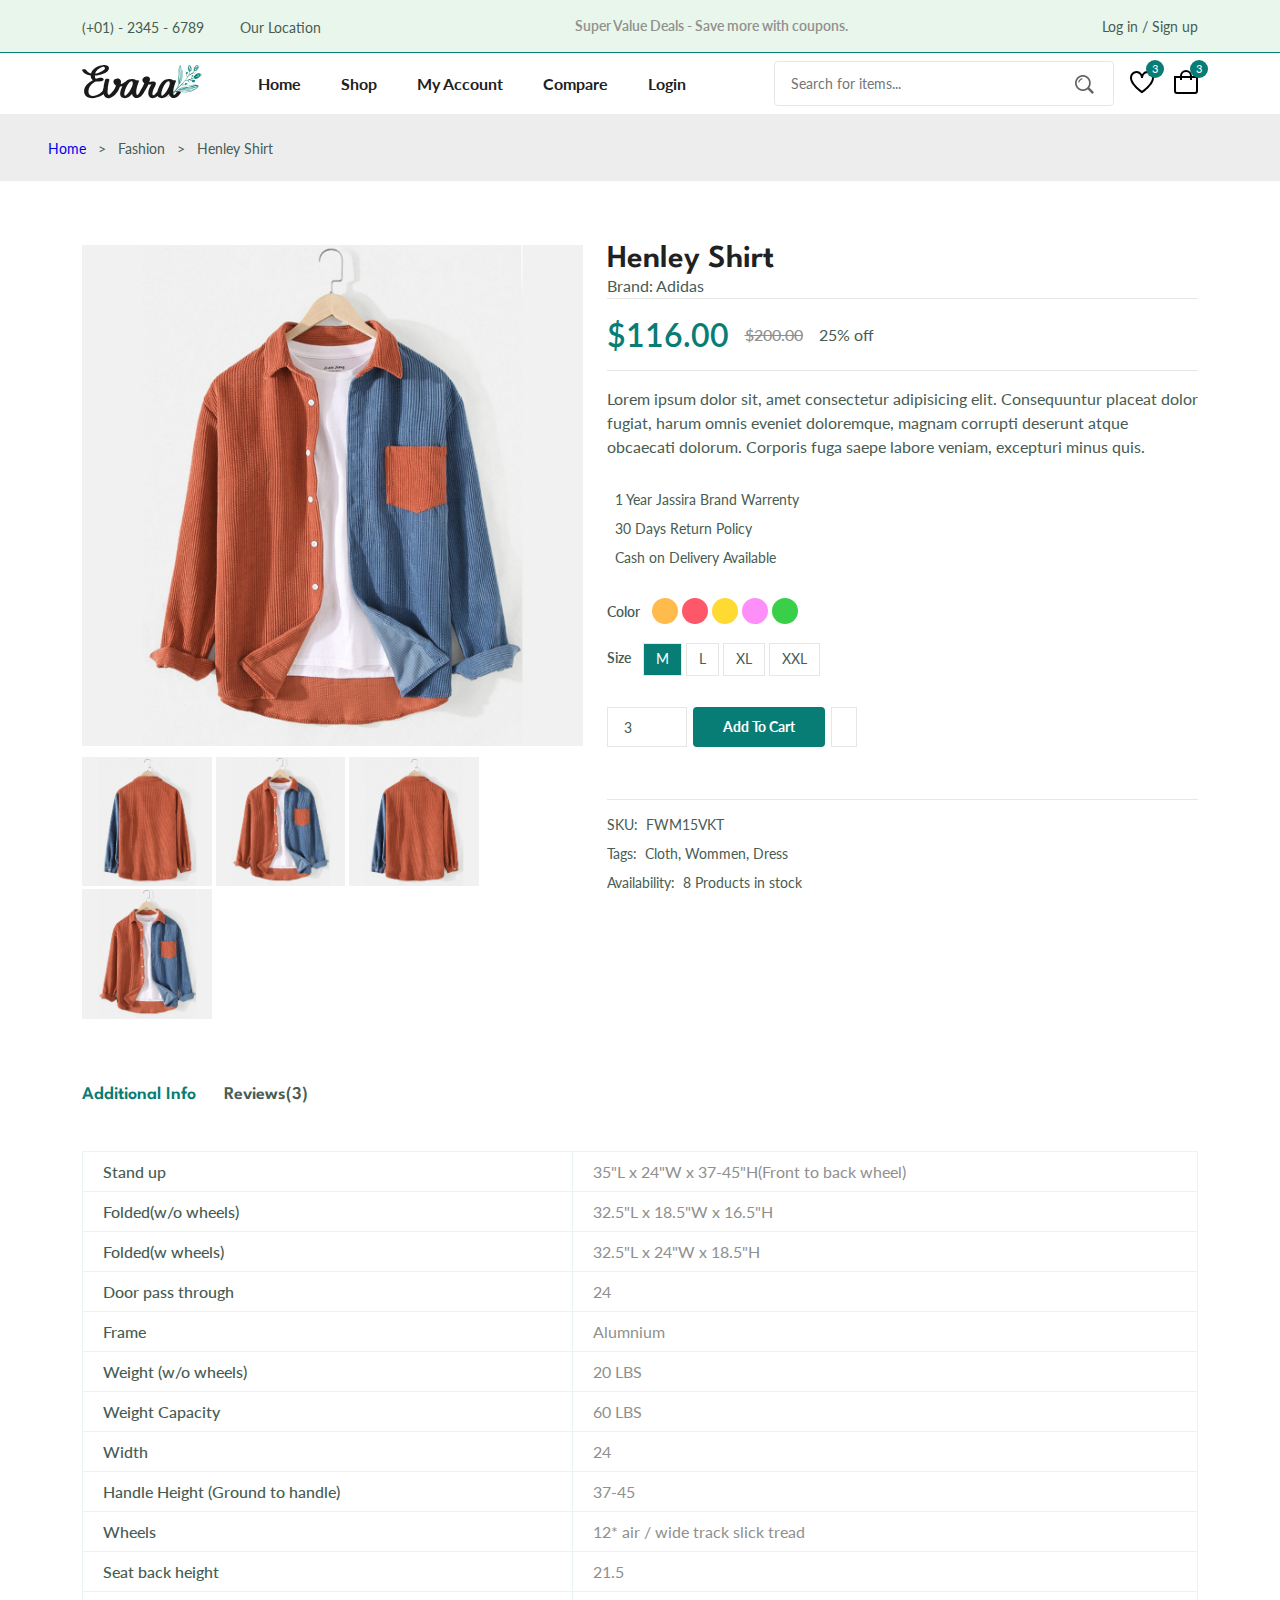
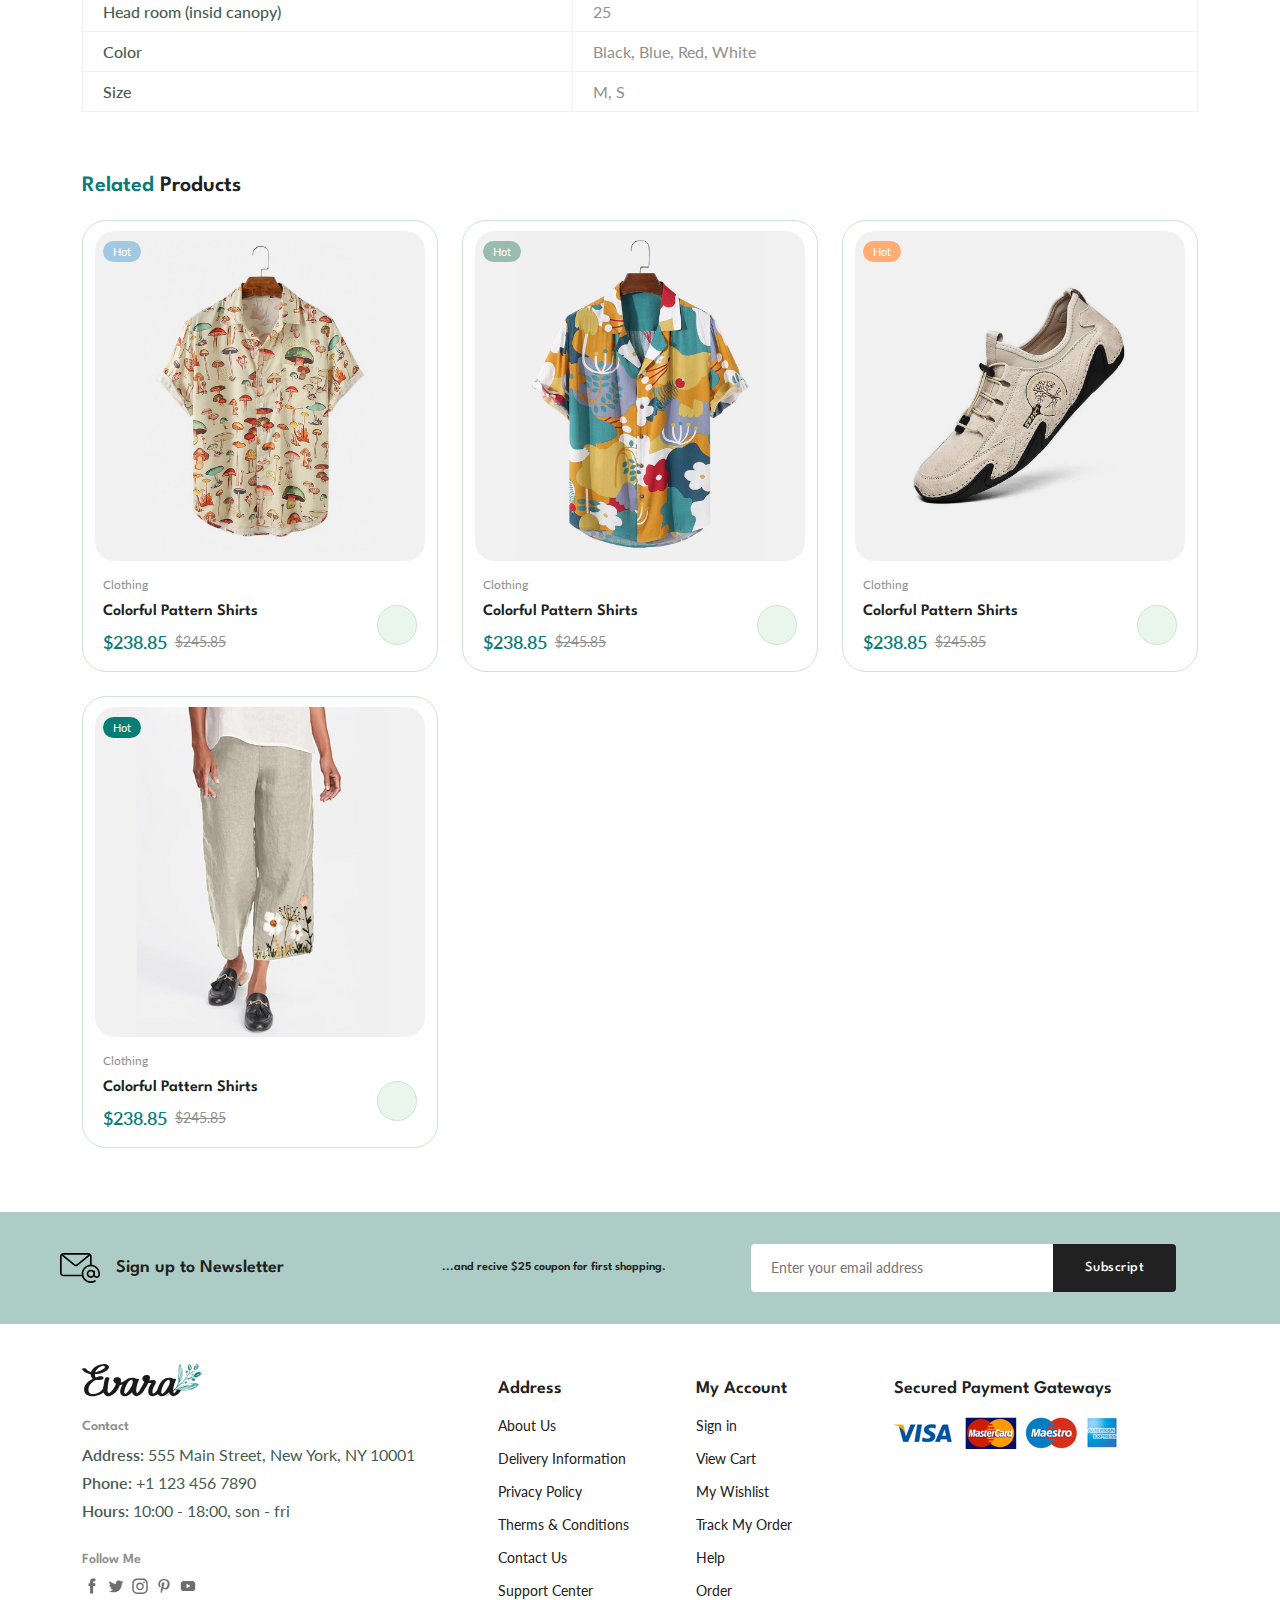
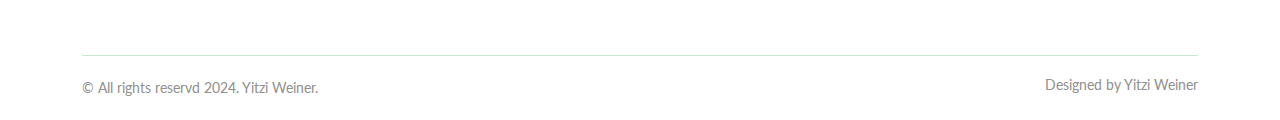
<file: details.html>
<!DOCTYPE html>
<html lang="en">
  <head>
    <meta charset="UTF-8" />
    <meta name="viewport" content="width=device-width, initial-scale=1.0" />

    <!--=============== FLATICON ===============-->
    <link rel='stylesheet' href='https://cdn-uicons.flaticon.com/2.6.0/uicons-regular-straight/css/uicons-regular-straight.css'>

    <!--=============== SWIPER CSS ===============-->
    <link rel="stylesheet" href="https://cdn.jsdelivr.net/npm/swiper@11/swiper-bundle.min.css"/>

    <!--=============== CSS ===============-->
    <link rel="stylesheet" href="assets/css/styles.css" />

    <title>Ecommerce Website</title>
  </head>
  <body>
    <!--=============== HEADER ===============-->
    <header class="header">
      <div class="header-top">
        <div class="header-container container">
          <div class="header-content">
            <span>(+01) - 2345 - 6789</span>
            <span>Our Location</span>
          </div>
          <p class="header-alert-news">
            Super Value Deals - Save more with coupons.
          </p>
          <a href="login-register.html" class="header-top-action">Log in / Sign up</a>
        </div>
      </div>
  
      <nav class="nav container">
        <a href="index.html" class="nav-logo">
          <img src="assets/img/logo.svg" alt="Logo" class="nav-logo-img">
        </a>
        <div class="nav-menu" id="nav_menu">
          <ul class="nav-list">
            <li class="nav-item">
              <a href="index.html" class="nav-link">Home</a>
            </li>
            <li class="nav-item">
              <a href="shop.html" class="nav-link">Shop</a>
            </li>
            <li class="nav-item">
              <a href="accounts.html" class="nav-link">My Account</a>
            </li>
            <li class="nav-item">
              <a href="compare.html" class="nav-link">Compare</a>
            </li>
            <li class="nav-item">
              <a href="login-register.html" class="nav-link">Login</a>
            </li>
          </ul>
          
          <div class="header-search">
            <input type="text" placeholder="Search for items..." class="form-input">
  
            <button class="search-btn" title="Search">
              <img src="assets/img/search.png" alt="Search">
            </button>
          </div>
        </div>
        
        <div class="header-user-actions">
          <a href="wishlist.html" class="header-action-btn" title="Wishlist">
            <img src="assets/img/icon-heart.svg" alt="Wishlist">
            <span class="count">3</span>
          </a>
          <a href="cart.html" class="header-action-btn" title="Cart">
            <img src="assets/img/icon-cart.svg" alt="Cart">
            <span class="count">3</span>
          </a>
        </div>
      </nav>
    </header>

    <!--=============== MAIN ===============-->
    <main class="main">
      <!--=============== BREADCRUMB ===============-->
      <section class="breadcrumb">
        <ul class="breadcrumb-list flex">
          <li><a href="index.html" class="breadcrumb-link">Home</a></li>
          <li><span class="breadcrumb-link">></span></li>
          <li><span class="breadcrumb-link">Fashion</span></li>
          <li><span class="breadcrumb-link">></span></li>
          <li><span class="breadcrumb-link">Henley Shirt</span></li>
        </ul>
      </section>

      <!--=============== DETAILS ===============-->
      <section class="details section-lg">
        <div class="details-container container grid">
          <div class="details-group">
            <img src="assets/img/product-8-1.jpg" alt="" class="details-img">
            <div class="details-small-images">
              <img src="assets/img/product-8-2.jpg" alt="" class="details-small-img">
              <img src="assets/img/product-8-1.jpg" alt="" class="details-small-img">
              <img src="assets/img/product-8-2.jpg" alt="" class="details-small-img">
              <img src="assets/img/product-8-1.jpg" alt="" class="details-small-img">
            </div>
          </div>
          <div class="details-group">
            <h3 class="details-title">Henley Shirt</h3>
            <p class="brand">
              Brand: <span>Adidas</span>
            </p>
            <div class="detailes-price flex">
              <span class="new-price">$116.00</span>
              <span class="old-price">$200.00</span>
              <span class="save-price">25% off</span>
            </div>
            <p class="short-description">
              Lorem ipsum dolor sit, amet consectetur adipisicing elit. Consequuntur placeat dolor fugiat, harum omnis eveniet doloremque, magnam corrupti deserunt atque obcaecati dolorum. Corporis fuga saepe labore veniam, excepturi minus quis.
            </p>
            <ul class="product-list">
              <li class="list-item flex">
                <i class="fi-rs-crown"></i> 1 Year Jassira Brand Warrenty
              </li>
              <li class="list-item flex">
                <i class="fi-rs-refresh"></i> 30 Days Return Policy
              </li>
              <li class="list-item flex">
                <i class="fi-rs-credit-card"></i> Cash on Delivery Available
              </li>
            </ul>
            <div class="details-color flex">
              <span class="details-color-title">Color</span>
              <ul class="color-list">
                <li>
                  <a href="#" class="color-link" style="background: hsl(37, 100%, 65%);"></a>
                </li>
                <li>
                  <a href="#" class="color-link" style="background: hsl(353, 100%, 67%);"></a>
                </li>
                <li>
                  <a href="#" class="color-link" style="background: hsl(49, 100%, 60%);"></a>
                </li>
                <li>
                  <a href="#" class="color-link" style="background: hsl(304, 100%, 78%);"></a>
                </li>
                <li>
                  <a href="#" class="color-link" style="background: hsl(126, 61%, 52%);"></a>
                </li>
              </ul>
            </div>
            <div class="details-size flex">
              <span class="details-size-title">Size</span>
              <ul class="size-list">
                <li>
                  <a href="#" class="size-link size-active">M</a>
                </li>
                <li>
                  <a href="#" class="size-link">L</a>
                </li>
                <li>
                  <a href="#" class="size-link">XL</a>
                </li>
                <li>
                  <a href="#" class="size-link">XXL</a>
                </li>
              </ul>
            </div>
            <div class="details-action">
              <input type="number" class="quantity" value="3">
              <a href="#" class="btn btn-sm">Add To Cart</a>
              <a href="#" class="details-action-btn">
                <i class="fi fi-rs-heart"></i>
              </a>
            </div>
            <div class="details-meta">
              <li class="meta-list flex">
                <span>SKU:</span> FWM15VKT
              </li>
              <li class="meta-list flex">
                <span>Tags:</span> Cloth, Wommen, Dress
              </li>
              <li class="meta-list flex">
                <span>Availability:</span> 8 Products in stock
              </li>
              <li class="meta-list flex"></li>
            </div>
          </div>
        </div>
      </section>

      <!--=============== DETAILS TAB ===============-->
      <section class="details__tab container">
        <div class="detail-tabs">
          <span class="detail-tab active-tab" data-target="#info">Additional Info</span>
          <span class="detail-tab" data-target="#reviews">Reviews(3)</span>
        </div>
        <div class="detail-tabs-content">
          <div class="details-tab-content active-tab" id="info">
            <table class="info-table">
              <tr>
                <th>Stand up</th>
                <td>35"L x 24"W x 37-45"H(Front to back wheel)</td>
              </tr>
              <tr>
                <th>Folded(w/o wheels)</th>
                <td>32.5"L x 18.5"W x 16.5"H</td>
              </tr>
              <tr>
                <th>Folded(w wheels)</th>
                <td>32.5"L x 24"W x 18.5"H</td>
              </tr>
              <tr>
                <th>Door pass through</th>
                <td>24</td>
              </tr>
              <tr>
                <th>Frame</th>
                <td>Alumnium</td>
              </tr>
              <tr>
                <th>Weight (w/o wheels)</th>
                <td>20 LBS</td>
              </tr>
              <tr>
                <th>Weight Capacity</th>
                <td>60 LBS</td>
              </tr>
              <tr>
                <th>Width</th>
                <td>24</td>
              </tr>
              <tr>
                <th>Handle Height (Ground to handle)</th>
                <td>37-45</td>
              </tr>
              <tr>
                <th>Wheels</th>
                <td>12* air / wide track slick tread</td>
              </tr>
              <tr>
                <th>Seat back height</th>
                <td>21.5</td>
              </tr>
              <tr>
                <th>Head room (insid canopy)</th>
                <td>25</td>
              </tr>
              <tr>
                <th>Color</th>
                <td>Black, Blue, Red, White</td>
              </tr>
              <tr>
                <th>Size</th>
                <td>M, S</td>
              </tr>
            </table>
          </div>
          <div class="details-tab-content" content id="reviews">
            <div class="reviews-container grid">
              <div class="review-single">
                <div>
                  <img src="assets/img/avatar-1.jpg" alt="" class="review-img">
                  <h4 class="review-title">Jacky Chan</h4>
                </div>
                <div class="review-data">
                  <div class="review-rating">
                    <i class="fi fi-rs-star"></i>
                    <i class="fi fi-rs-star"></i>
                    <i class="fi fi-rs-star"></i>
                    <i class="fi fi-rs-star"></i>
                    <i class="fi fi-rs-star"></i>
                  </div>
                  <p class="review-description">
                    Thank you, Very fast shopping from Poland only 3 days.
                  </p>
                  <span class="review-date">Desember 4, 2020 at 4:43 pm</span>
                </div>
              </div>
              <div class="review-single">
                <div>
                  <img src="assets/img/avatar-2.jpg" alt="" class="review-img">
                  <h4 class="review-title">Jacky Chan</h4>
                </div>
                <div class="review-data">
                  <div class="review-rating">
                    <i class="fi fi-rs-star"></i>
                    <i class="fi fi-rs-star"></i>
                    <i class="fi fi-rs-star"></i>
                    <i class="fi fi-rs-star"></i>
                    <i class="fi fi-rs-star"></i>
                  </div>
                  <p class="review-description">
                    Great low price and works well.
                  </p>
                  <span class="review-date">Desember 4, 2020 at 4:43 pm</span>
                </div>
              </div>
              <div class="review-single">
                <div>
                  <img src="assets/img/avatar-3.jpg" alt="" class="review-img">
                  <h4 class="review-title">Jacky Chan</h4>
                </div>
                <div class="review-data">
                  <div class="review-rating">
                    <i class="fi fi-rs-star"></i>
                    <i class="fi fi-rs-star"></i>
                    <i class="fi fi-rs-star"></i>
                    <i class="fi fi-rs-star"></i>
                    <i class="fi fi-rs-star"></i>
                  </div>
                  <p class="review-description">
                    Authentic and beautyful, Love this way more then ever expected They are great earphones.
                  </p>
                  <span class="review-date">Desember 4, 2020 at 4:43 pm</span>
                </div>
              </div>
            </div>
            <div class="review-form">
              <h4 class="review-form-title">Add a review</h4>
              <div class="rate-product">
                <i class="fi fi-rs-star"></i>
                <i class="fi fi-rs-star"></i>
                <i class="fi fi-rs-star"></i>
                <i class="fi fi-rs-star"></i>
                <i class="fi fi-rs-star"></i>
              </div>
              <form action="" class="form-grid">
                <textarea class="form-input textarea" placeholder="Write a Comment..."></textarea>
                <div class="form-group grid">
                  <input type="text" placeholder="Name" class="form-input">
                  <input type="email" placeholder="Email" class="form-input">
                </div>
                <div class="form-btn">
                  <button type="submit" class="btn">Submit Review</button>
                </div>
              </form>
            </div>
          </div>
        </div>
      </section>

      <!--=============== PRODUCTS ===============-->
      <section class="products container section-lg">
        <h3 class="section-title"><span>Related</span> Products</h3>
        <div class="products-container grid">
          <div class="product-item">
            <div class="product-banner">
              <a href="details.html" class="product-images">
                <img src="assets/img/product-1-1.jpg" alt="" class="product-img default">
                <img src="assets/img/product-1-2.jpg" alt="" class="product-img hover">
              </a>
              <div class="product-actions">
                <a href="#" class="action-btn" aria-label="Quick View">
                  <i class="fi fi-rs-eye"></i>
                </a>
                <a href="#" class="action-btn" aria-label="Add To Wishlist">
                  <i class="fi fi-rs-heart"></i>
                </a>
                <a href="#" class="action-btn" aria-label="Compare">
                  <i class="fi fi-rs-shuffle"></i>
                </a>
              </div>
              <div class="product-badge light-pink">Hot</div>
            </div>
            <div class="product-content">
              <span class="product-category">Clothing</span>
              <a href="details.html">
                <h3 class="product-title">Colorful Pattern Shirts</h3>
              </a>
              <div class="product-rating">
                <i class="fi fi-rs-star"></i>
                <i class="fi fi-rs-star"></i>
                <i class="fi fi-rs-star"></i>
                <i class="fi fi-rs-star"></i>
                <i class="fi fi-rs-star"></i>
              </div>
              <div class="product-price flex">
                <span class="new-price">$238.85</span>
                <span class="old-price">$245.85</span>
              </div>
              <a href="#" class="action-btn cart-btn" aria-label="Add To Cart">
                <i class="fi fi-rs-shopping-bag-add"></i>
              </a>
            </div>
          </div>
          <div class="product-item">
            <div class="product-banner">
              <a href="details.html" class="product-images">
                <img src="assets/img/product-2-1.jpg" alt="" class="product-img default">
                <img src="assets/img/product-2-2.jpg" alt="" class="product-img hover">
              </a>
              <div class="product-actions">
                <a href="#" class="action-btn" aria-label="Quick View">
                  <i class="fi fi-rs-eye"></i>
                </a>
                <a href="#" class="action-btn" aria-label="Add To Wishlist">
                  <i class="fi fi-rs-heart"></i>
                </a>
                <a href="#" class="action-btn" aria-label="Compare">
                  <i class="fi fi-rs-shuffle"></i>
                </a>
              </div>
              <div class="product-badge light-green">Hot</div>
            </div>
            <div class="product-content">
              <span class="product-category">Clothing</span>
              <a href="details.html">
                <h3 class="product-title">Colorful Pattern Shirts</h3>
              </a>
              <div class="product-rating">
                <i class="fi fi-rs-star"></i>
                <i class="fi fi-rs-star"></i>
                <i class="fi fi-rs-star"></i>
                <i class="fi fi-rs-star"></i>
                <i class="fi fi-rs-star"></i>
              </div>
              <div class="product-price flex">
                <span class="new-price">$238.85</span>
                <span class="old-price">$245.85</span>
              </div>
              <a href="#" class="action-btn cart-btn" aria-label="Add To Cart">
                <i class="fi fi-rs-shopping-bag-add"></i>
              </a>
            </div>
          </div>
          <div class="product-item">
            <div class="product-banner">
              <a href="details.html" class="product-images">
                <img src="assets/img/product-3-1.jpg" alt="" class="product-img default">
                <img src="assets/img/product-3-2.jpg" alt="" class="product-img hover">
              </a>
              <div class="product-actions">
                <a href="#" class="action-btn" aria-label="Quick View">
                  <i class="fi fi-rs-eye"></i>
                </a>
                <a href="#" class="action-btn" aria-label="Add To Wishlist">
                  <i class="fi fi-rs-heart"></i>
                </a>
                <a href="#" class="action-btn" aria-label="Compare">
                  <i class="fi fi-rs-shuffle"></i>
                </a>
              </div>
              <div class="product-badge light-orange">Hot</div>
            </div>
            <div class="product-content">
              <span class="product-category">Clothing</span>
              <a href="details.html">
                <h3 class="product-title">Colorful Pattern Shirts</h3>
              </a>
              <div class="product-rating">
                <i class="fi fi-rs-star"></i>
                <i class="fi fi-rs-star"></i>
                <i class="fi fi-rs-star"></i>
                <i class="fi fi-rs-star"></i>
                <i class="fi fi-rs-star"></i>
              </div>
              <div class="product-price flex">
                <span class="new-price">$238.85</span>
                <span class="old-price">$245.85</span>
              </div>
              <a href="#" class="action-btn cart-btn" aria-label="Add To Cart">
                <i class="fi fi-rs-shopping-bag-add"></i>
              </a>
            </div>
          </div>
          <div class="product-item">
            <div class="product-banner">
              <a href="details.html" class="product-images">
                <img src="assets/img/product-4-1.jpg" alt="" class="product-img default">
                <img src="assets/img/product-4-2.jpg" alt="" class="product-img hover">
              </a>
              <div class="product-actions">
                <a href="#" class="action-btn" aria-label="Quick View">
                  <i class="fi fi-rs-eye"></i>
                </a>
                <a href="#" class="action-btn" aria-label="Add To Wishlist">
                  <i class="fi fi-rs-heart"></i>
                </a>
                <a href="#" class="action-btn" aria-label="Compare">
                  <i class="fi fi-rs-shuffle"></i>
                </a>
              </div>
              <div class="product-badge light-blue">Hot</div>
            </div>
            <div class="product-content">
              <span class="product-category">Clothing</span>
              <a href="details.html">
                <h3 class="product-title">Colorful Pattern Shirts</h3>
              </a>
              <div class="product-rating">
                <i class="fi fi-rs-star"></i>
                <i class="fi fi-rs-star"></i>
                <i class="fi fi-rs-star"></i>
                <i class="fi fi-rs-star"></i>
                <i class="fi fi-rs-star"></i>
              </div>
              <div class="product-price flex">
                <span class="new-price">$238.85</span>
                <span class="old-price">$245.85</span>
              </div>
              <a href="#" class="action-btn cart-btn" aria-label="Add To Cart">
                <i class="fi fi-rs-shopping-bag-add"></i>
              </a>
            </div>
          </div>
        </div>
      </section>

      <!--=============== NEWSLETTER ===============-->
      <section class="newsletter section">
        <div class="newsletter-container container grid">
          <h3 class="newsletter-title flex">
            <img src="assets/img/icon-email.svg" alt="" class="newsletter-icon">
            Sign up to Newsletter
          </h3>
          <p class="newsletter-description">
            ...and recive $25 coupon for first shopping.
          </p>
          <form action="" class="newsletter-form">
            <input type="text" class="newsletter-input" placeholder="Enter your email address">
            <button type="submit" class="newsletter-btn">Subscript</button>
          </form>
        </div>
      </section>
    </main>

    <!--=============== FOOTER ===============-->
    <footer class="footer container">
      <div class="footer-container grid">
        <div class="footer-content">
          <a href="index.html" class="footer-logo">
            <img src="assets/img/logo.svg" alt="" class="footer-logo-img">
          </a>
          <h4 class="footer-subtitle">Contact</h4>
          <p class="footer-description">
            <span>Address:</span> 555 Main Street, New York, NY 10001
          </p>
          <p class="footer-description">
            <span>Phone:</span> +1 123 456 7890
          </p>
          <p class="footer-description">
            <span>Hours:</span> 10:00 - 18:00, son - fri
          </p>
          <div class="footer-social">
            <h4 class="footer-subtitle">Follow Me</h4>
            <div class="footer-social-links">
              <a href="">
                <img src="assets/img/icon-facebook.svg" alt="" class="footer-social-icon">
              </a>
              <a href="">
                <img src="assets/img/icon-twitter.svg" alt="" class="footer-social-icon">
              </a>
              <a href="">
                <img src="assets/img/icon-instagram.svg" alt="" class="footer-social-icon">
              </a>
              <a href="">
                <img src="assets/img/icon-pinterest.svg" alt="" class="footer-social-icon">
              </a>
              <a href="">
                <img src="assets/img/icon-youtube.svg" alt="" class="footer-social-icon">
              </a>
            </div>
          </div>
        </div>
  
        <div class="footer-content">
          <h3 class="footer-title">Address</h3>
          <ul class="footer-links">
            <li><a href="" class="footer-link">About Us</a></li>
            <li><a href="" class="footer-link">Delivery Information</a></li>
            <li><a href="" class="footer-link">Privacy Policy</a></li>
            <li><a href="" class="footer-link">Therms & Conditions</a></li>
            <li><a href="" class="footer-link">Contact Us</a></li>
            <li><a href="" class="footer-link">Support Center</a></li>
          </ul>
        </div>
  
        <div class="footer-content">
          <h3 class="footer-title">My Account</h3>
          <ul class="footer-links">
            <li><a href="" class="footer-link">Sign in</a></li>
            <li><a href="" class="footer-link">View Cart</a></li>
            <li><a href="" class="footer-link">My Wishlist</a></li>
            <li><a href="" class="footer-link">Track My Order</a></li>
            <li><a href="" class="footer-link">Help</a></li>
            <li><a href="" class="footer-link">Order</a></li>
          </ul>
        </div>
  
        <div class="footer-content">
          <h3 class="footer-title">Secured Payment Gateways</h3>
          <img src="assets/img/payment-method.png" alt="" class="payment-img">
        </div>
      </div>
  
      <div class="footer-bottom">
        <p class="copyright">
          &copy; All rights reservd 2024. Yitzi Weiner.
        </p>
        <span class="designer">Designed by Yitzi Weiner</span>
      </div>
    </footer>

    <!--=============== SWIPER JS ===============-->
    <script src="https://cdn.jsdelivr.net/npm/swiper@11/swiper-bundle.min.js"></script>

    <!--=============== MAIN JS ===============-->
    <script src="assets/js/main.js"></script>
  </body>
</html>
</file>
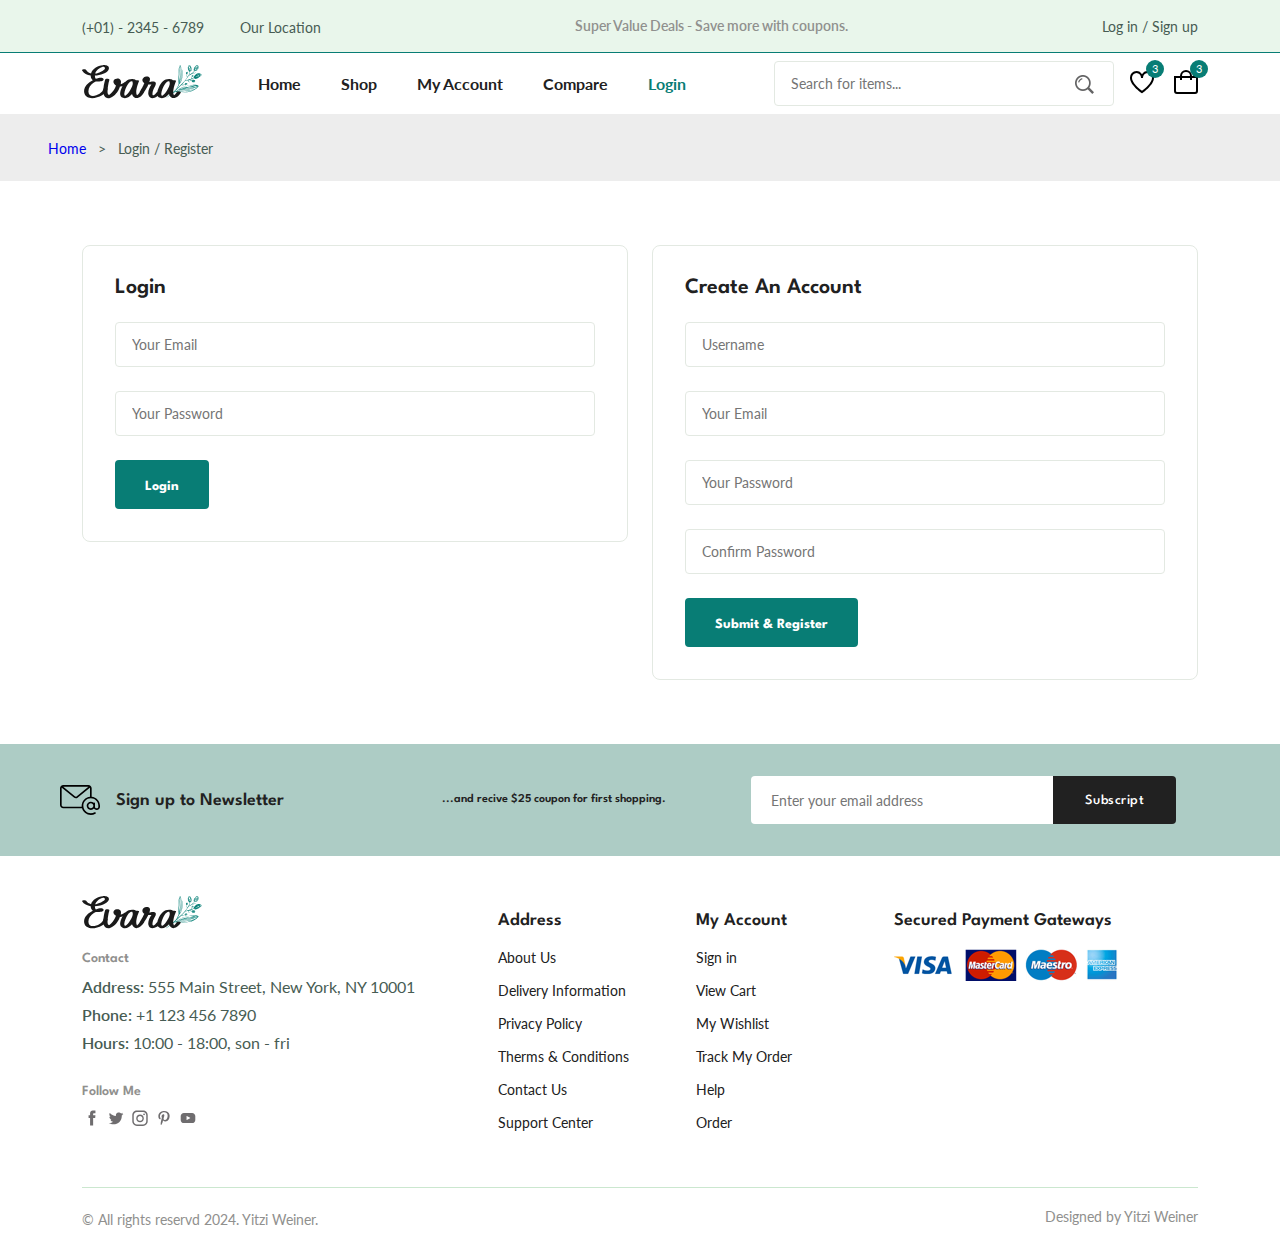
<file: login-register.html>
<!DOCTYPE html>
<html lang="en">
  <head>
    <meta charset="UTF-8" />
    <meta name="viewport" content="width=device-width, initial-scale=1.0" />

    <!--=============== FLATICON ===============-->
    <link rel='stylesheet' href='https://cdn-uicons.flaticon.com/2.6.0/uicons-regular-straight/css/uicons-regular-straight.css'>

    <!--=============== SWIPER CSS ===============-->
    <link rel="stylesheet" href="https://cdn.jsdelivr.net/npm/swiper@11/swiper-bundle.min.css"/>

    <!--=============== CSS ===============-->
    <link rel="stylesheet" href="assets/css/styles.css" />

    <title>Ecommerce Website</title>
  </head>
  <body>
    <!--=============== HEADER ===============-->
    <header class="header">
      <div class="header-top">
        <div class="header-container container">
          <div class="header-content">
            <span>(+01) - 2345 - 6789</span>
            <span>Our Location</span>
          </div>
          <p class="header-alert-news">
            Super Value Deals - Save more with coupons.
          </p>
          <a href="login-register.html" class="header-top-action">Log in / Sign up</a>
        </div>
      </div>
  
      <nav class="nav container">
        <a href="index.html" class="nav-logo">
          <img src="assets/img/logo.svg" alt="Logo" class="nav-logo-img">
        </a>
        <div class="nav-menu" id="nav_menu">
          <ul class="nav-list">
            <li class="nav-item">
              <a href="index.html" class="nav-link">Home</a>
            </li>
            <li class="nav-item">
              <a href="shop.html" class="nav-link">Shop</a>
            </li>
            <li class="nav-item">
              <a href="accounts.html" class="nav-link">My Account</a>
            </li>
            <li class="nav-item">
              <a href="compare.html" class="nav-link">Compare</a>
            </li>
            <li class="nav-item">
              <a href="login-register.html" class="nav-link active-link">Login</a>
            </li>
          </ul>
          
          <div class="header-search">
            <input type="text" placeholder="Search for items..." class="form-input">
  
            <button class="search-btn" title="Search">
              <img src="assets/img/search.png" alt="Search">
            </button>
          </div>
        </div>
        
        <div class="header-user-actions">
          <a href="wishlist.html" class="header-action-btn" title="Wishlist">
            <img src="assets/img/icon-heart.svg" alt="Wishlist">
            <span class="count">3</span>
          </a>
          <a href="cart.html" class="header-action-btn" title="Cart">
            <img src="assets/img/icon-cart.svg" alt="Cart">
            <span class="count">3</span>
          </a>
        </div>
      </nav>
    </header>

    <!--=============== MAIN ===============-->
    <main class="main">
      <!--=============== BREADCRUMB ===============-->
      <section class="breadcrumb">
        <ul class="breadcrumb-list flex">
          <li><a href="index.html" class="breadcrumb-link">Home</a></li>
          <li><span class="breadcrumb-link">></span></li>
          <li><span class="breadcrumb-link">Login / Register</span></li>
        </ul>
      </section>

      <!--=============== LOGIN-REGISTER ===============-->
      <section class="login-register section-lg">
        <div class="login-register-container container grid">
          <div class="login">
            <h3 class="section-title">Login</h3>
            <form action="" class="form grid">
              <input type="email" placeholder="Your Email" class="form-input">
              <input type="password" placeholder="Your Password" class="form-input">
              <div class="form-btn">
                <button class="btn">Login</button>
              </div>
            </form>
          </div>

          <div class="Register">
            <h3 class="section-title">Create An Account</h3>
            <form action="" class="form grid">
              <input type="text" placeholder="Username" class="form-input">
              <input type="email" placeholder="Your Email" class="form-input">
              <input type="password" placeholder="Your Password" class="form-input">
              <input type="password" placeholder="Confirm Password" class="form-input">
              <div class="form-btn">
                <button class="btn">Submit & Register</button>
              </div>
            </form>
          </div>
        </div>
      </section>

      <!--=============== NEWSLETTER ===============-->
      <section class="newsletter section">
        <div class="newsletter-container container grid">
          <h3 class="newsletter-title flex">
            <img src="assets/img/icon-email.svg" alt="" class="newsletter-icon">
            Sign up to Newsletter
          </h3>
          <p class="newsletter-description">
            ...and recive $25 coupon for first shopping.
          </p>
          <form action="" class="newsletter-form">
            <input type="text" class="newsletter-input" placeholder="Enter your email address">
            <button type="submit" class="newsletter-btn">Subscript</button>
          </form>
        </div>
      </section>
    </main>

    <!--=============== FOOTER ===============-->
    <footer class="footer container">
      <div class="footer-container grid">
        <div class="footer-content">
          <a href="index.html" class="footer-logo">
            <img src="assets/img/logo.svg" alt="" class="footer-logo-img">
          </a>
          <h4 class="footer-subtitle">Contact</h4>
          <p class="footer-description">
            <span>Address:</span> 555 Main Street, New York, NY 10001
          </p>
          <p class="footer-description">
            <span>Phone:</span> +1 123 456 7890
          </p>
          <p class="footer-description">
            <span>Hours:</span> 10:00 - 18:00, son - fri
          </p>
          <div class="footer-social">
            <h4 class="footer-subtitle">Follow Me</h4>
            <div class="footer-social-links">
              <a href="">
                <img src="assets/img/icon-facebook.svg" alt="" class="footer-social-icon">
              </a>
              <a href="">
                <img src="assets/img/icon-twitter.svg" alt="" class="footer-social-icon">
              </a>
              <a href="">
                <img src="assets/img/icon-instagram.svg" alt="" class="footer-social-icon">
              </a>
              <a href="">
                <img src="assets/img/icon-pinterest.svg" alt="" class="footer-social-icon">
              </a>
              <a href="">
                <img src="assets/img/icon-youtube.svg" alt="" class="footer-social-icon">
              </a>
            </div>
          </div>
        </div>
  
        <div class="footer-content">
          <h3 class="footer-title">Address</h3>
          <ul class="footer-links">
            <li><a href="" class="footer-link">About Us</a></li>
            <li><a href="" class="footer-link">Delivery Information</a></li>
            <li><a href="" class="footer-link">Privacy Policy</a></li>
            <li><a href="" class="footer-link">Therms & Conditions</a></li>
            <li><a href="" class="footer-link">Contact Us</a></li>
            <li><a href="" class="footer-link">Support Center</a></li>
          </ul>
        </div>
  
        <div class="footer-content">
          <h3 class="footer-title">My Account</h3>
          <ul class="footer-links">
            <li><a href="" class="footer-link">Sign in</a></li>
            <li><a href="" class="footer-link">View Cart</a></li>
            <li><a href="" class="footer-link">My Wishlist</a></li>
            <li><a href="" class="footer-link">Track My Order</a></li>
            <li><a href="" class="footer-link">Help</a></li>
            <li><a href="" class="footer-link">Order</a></li>
          </ul>
        </div>
  
        <div class="footer-content">
          <h3 class="footer-title">Secured Payment Gateways</h3>
          <img src="assets/img/payment-method.png" alt="" class="payment-img">
        </div>
      </div>
  
      <div class="footer-bottom">
        <p class="copyright">
          &copy; All rights reservd 2024. Yitzi Weiner.
        </p>
        <span class="designer">Designed by Yitzi Weiner</span>
      </div>
    </footer>

    <!--=============== SWIPER JS ===============-->
    <script src="https://cdn.jsdelivr.net/npm/swiper@11/swiper-bundle.min.js"></script>

    <!--=============== MAIN JS ===============-->
    <script src="assets/js/main.js"></script>
  </body>
</html>
</file>
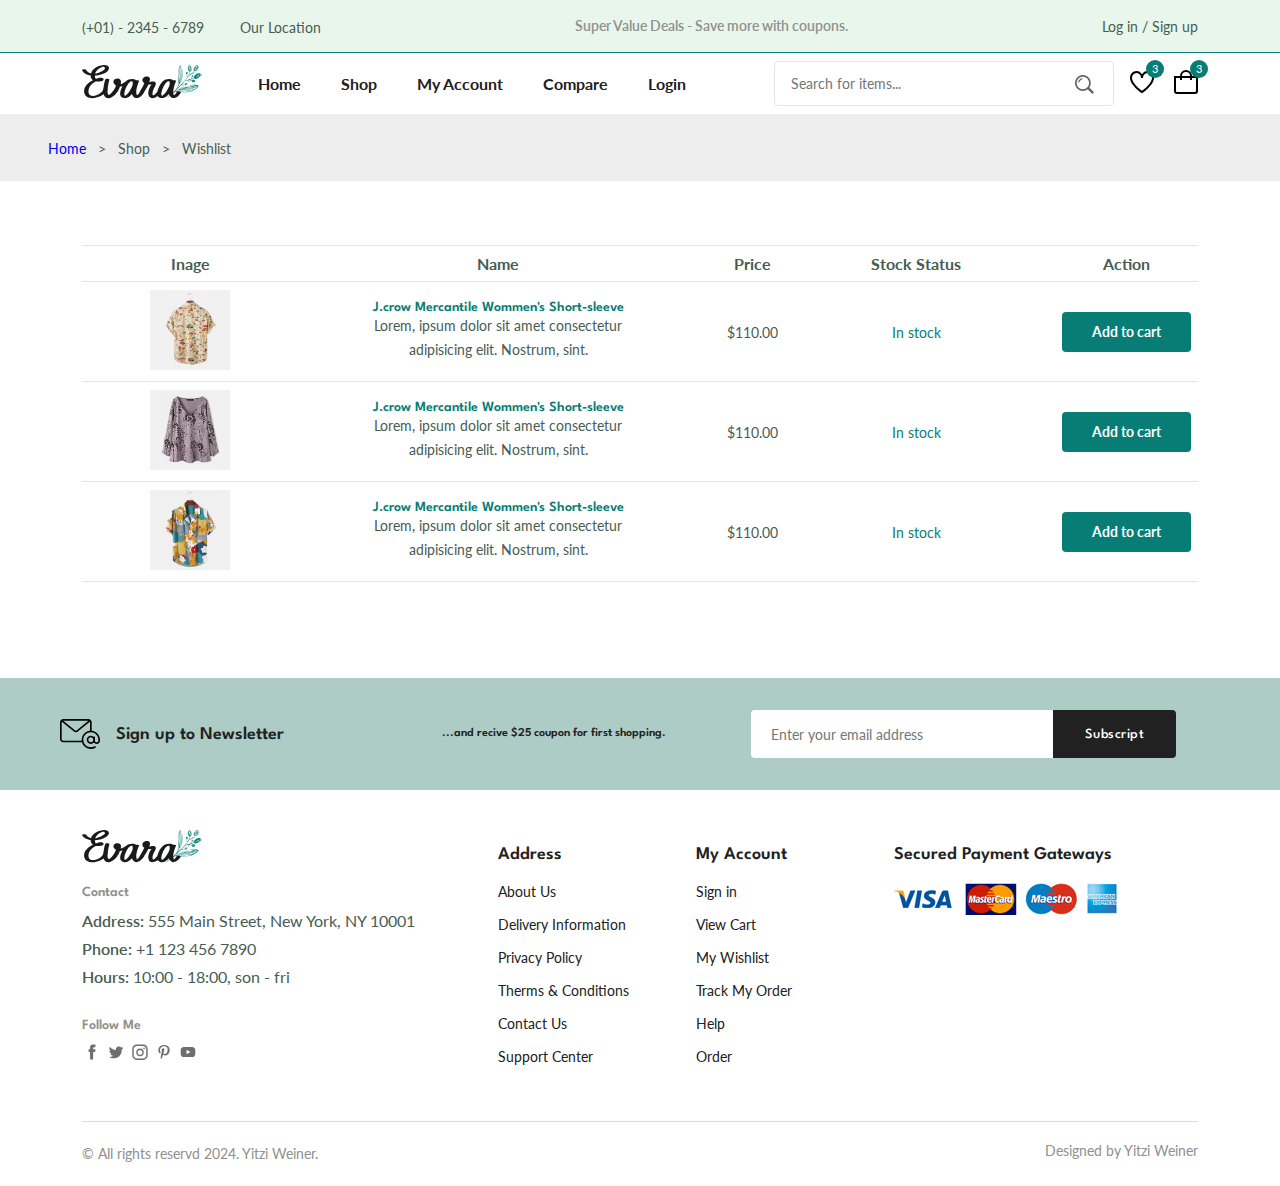
<file: wishlist.html>
<!DOCTYPE html>
<html lang="en">
  <head>
    <meta charset="UTF-8" />
    <meta name="viewport" content="width=device-width, initial-scale=1.0" />

    <!--=============== FLATICON ===============-->
    <link rel='stylesheet' href='https://cdn-uicons.flaticon.com/2.6.0/uicons-regular-straight/css/uicons-regular-straight.css'>

    <!--=============== SWIPER CSS ===============-->
    <link rel="stylesheet" href="https://cdn.jsdelivr.net/npm/swiper@11/swiper-bundle.min.css"/>

    <!--=============== CSS ===============-->
    <link rel="stylesheet" href="assets/css/styles.css" />

    <title>Ecommerce Website</title>
  </head>
  <body>
    <!--=============== HEADER ===============-->
    <header class="header">
      <div class="header-top">
        <div class="header-container container">
          <div class="header-content">
            <span>(+01) - 2345 - 6789</span>
            <span>Our Location</span>
          </div>
          <p class="header-alert-news">
            Super Value Deals - Save more with coupons.
          </p>
          <a href="login-register.html" class="header-top-action">Log in / Sign up</a>
        </div>
      </div>
  
      <nav class="nav container">
        <a href="index.html" class="nav-logo">
          <img src="assets/img/logo.svg" alt="Logo" class="nav-logo-img">
        </a>
        <div class="nav-menu" id="nav_menu">
          <ul class="nav-list">
            <li class="nav-item">
              <a href="index.html" class="nav-link">Home</a>
            </li>
            <li class="nav-item">
              <a href="shop.html" class="nav-link">Shop</a>
            </li>
            <li class="nav-item">
              <a href="accounts.html" class="nav-link">My Account</a>
            </li>
            <li class="nav-item">
              <a href="compare.html" class="nav-link">Compare</a>
            </li>
            <li class="nav-item">
              <a href="login-register.html" class="nav-link">Login</a>
            </li>
          </ul>
          
          <div class="header-search">
            <input type="text" placeholder="Search for items..." class="form-input">
  
            <button class="search-btn" title="Search">
              <img src="assets/img/search.png" alt="Search">
            </button>
          </div>
        </div>
        
        <div class="header-user-actions">
          <a href="wishlist.html" class="header-action-btn" title="Wishlist">
            <img src="assets/img/icon-heart.svg" alt="Wishlist">
            <span class="count">3</span>
          </a>
          <a href="cart.html" class="header-action-btn" title="Cart">
            <img src="assets/img/icon-cart.svg" alt="Cart">
            <span class="count">3</span>
          </a>
        </div>
      </nav>
    </header>

    <!--=============== MAIN ===============-->
    <main class="main">
      <!--=============== BREADCRUMB ===============-->
      <section class="breadcrumb">
        <ul class="breadcrumb-list flex">
          <li><a href="index.html" class="breadcrumb-link">Home</a></li>
          <li><span class="breadcrumb-link">></span></li>
          <li><span class="breadcrumb-link">Shop</span></li>
          <li><span class="breadcrumb-link">></span></li>
          <li><span class="breadcrumb-link">Wishlist</span></li>
        </ul>
      </section>

      <!--=============== WISHLIST ===============-->
      <section class="wishlist section-lg container">
        <div class="table-container">
          <table class="table">
            <tr>
              <th>Inage</th>
              <th>Name</th>
              <th>Price</th>
              <th>Stock Status</th>
              <th>Action</th>
              <th>Remove</th>
            </tr>

            <tr>
              <td><img src="assets/img/product-1-2.jpg" alt="" class="table-img"></td>
              <td>
                <h3 class="table-title">J.crow Mercantile Wommen's Short-sleeve</h3>
                <p class="table-description">
                Lorem, ipsum dolor sit amet consectetur adipisicing elit. Nostrum, sint.
                </p>
              </td>
              <td><span class="table-price">$110.00</span></td>
              <td><span class="table-stock">In stock</span></td>
              <td><a href="" class="btn btn-sm">Add to cart</a></td>
              <td><i class="fi fi-rs-trash table-trash"></i></td>
            </tr>

            <tr>
              <td><img src="assets/img/product-7-1.jpg" alt="" class="table-img"></td>
              <td>
                <h3 class="table-title">J.crow Mercantile Wommen's Short-sleeve</h3>
                <p class="table-description">
                Lorem, ipsum dolor sit amet consectetur adipisicing elit. Nostrum, sint.
                </p>
              </td>
              <td><span class="table-price">$110.00</span></td>
              <td><span class="table-stock">In stock</span></td>
              <td><a href="" class="btn btn-sm">Add to cart</a></td>
              <td><i class="fi fi-rs-trash table-trash"></i></td>
            </tr>

            <tr>
              <td><img src="assets/img/product-2-1.jpg" alt="" class="table-img"></td>
              <td>
                <h3 class="table-title">J.crow Mercantile Wommen's Short-sleeve</h3>
                <p class="table-description">
                Lorem, ipsum dolor sit amet consectetur adipisicing elit. Nostrum, sint.
                </p>
              </td>
              <td><span class="table-price">$110.00</span></td>
              <td><span class="table-stock">In stock</span></td>
              <td><a href="" class="btn btn-sm">Add to cart</a></td>
              <td><i class="fi fi-rs-trash table-trash"></i></td>
            </tr>
          </table>
        </div>
      </section>

      <!--=============== NEWSLETTER ===============-->
      <section class="newsletter section">
        <div class="newsletter-container container grid">
          <h3 class="newsletter-title flex">
            <img src="assets/img/icon-email.svg" alt="" class="newsletter-icon">
            Sign up to Newsletter
          </h3>
          <p class="newsletter-description">
            ...and recive $25 coupon for first shopping.
          </p>
          <form action="" class="newsletter-form">
            <input type="text" class="newsletter-input" placeholder="Enter your email address">
            <button type="submit" class="newsletter-btn">Subscript</button>
          </form>
        </div>
      </section>
    </main>

    <!--=============== FOOTER ===============-->
    <footer class="footer container">
      <div class="footer-container grid">
        <div class="footer-content">
          <a href="index.html" class="footer-logo">
            <img src="assets/img/logo.svg" alt="" class="footer-logo-img">
          </a>
          <h4 class="footer-subtitle">Contact</h4>
          <p class="footer-description">
            <span>Address:</span> 555 Main Street, New York, NY 10001
          </p>
          <p class="footer-description">
            <span>Phone:</span> +1 123 456 7890
          </p>
          <p class="footer-description">
            <span>Hours:</span> 10:00 - 18:00, son - fri
          </p>
          <div class="footer-social">
            <h4 class="footer-subtitle">Follow Me</h4>
            <div class="footer-social-links">
              <a href="">
                <img src="assets/img/icon-facebook.svg" alt="" class="footer-social-icon">
              </a>
              <a href="">
                <img src="assets/img/icon-twitter.svg" alt="" class="footer-social-icon">
              </a>
              <a href="">
                <img src="assets/img/icon-instagram.svg" alt="" class="footer-social-icon">
              </a>
              <a href="">
                <img src="assets/img/icon-pinterest.svg" alt="" class="footer-social-icon">
              </a>
              <a href="">
                <img src="assets/img/icon-youtube.svg" alt="" class="footer-social-icon">
              </a>
            </div>
          </div>
        </div>
  
        <div class="footer-content">
          <h3 class="footer-title">Address</h3>
          <ul class="footer-links">
            <li><a href="" class="footer-link">About Us</a></li>
            <li><a href="" class="footer-link">Delivery Information</a></li>
            <li><a href="" class="footer-link">Privacy Policy</a></li>
            <li><a href="" class="footer-link">Therms & Conditions</a></li>
            <li><a href="" class="footer-link">Contact Us</a></li>
            <li><a href="" class="footer-link">Support Center</a></li>
          </ul>
        </div>
  
        <div class="footer-content">
          <h3 class="footer-title">My Account</h3>
          <ul class="footer-links">
            <li><a href="" class="footer-link">Sign in</a></li>
            <li><a href="" class="footer-link">View Cart</a></li>
            <li><a href="" class="footer-link">My Wishlist</a></li>
            <li><a href="" class="footer-link">Track My Order</a></li>
            <li><a href="" class="footer-link">Help</a></li>
            <li><a href="" class="footer-link">Order</a></li>
          </ul>
        </div>
  
        <div class="footer-content">
          <h3 class="footer-title">Secured Payment Gateways</h3>
          <img src="assets/img/payment-method.png" alt="" class="payment-img">
        </div>
      </div>
  
      <div class="footer-bottom">
        <p class="copyright">
          &copy; All rights reservd 2024. Yitzi Weiner.
        </p>
        <span class="designer">Designed by Yitzi Weiner</span>
      </div>
    </footer>

    <!--=============== SWIPER JS ===============-->
    <script src="https://cdn.jsdelivr.net/npm/swiper@11/swiper-bundle.min.js"></script>

    <!--=============== MAIN JS ===============-->
    <script src="assets/js/main.js"></script>
  </body>
</html>
</file>
<file: assets/css/styles.css>
/*=============== GOOGLE FONTS ===============*/
@import url('https://fonts.googleapis.com/css2?family=Lato:wght@400;700&family=Spartan:wght@400;500;600;700&display=swap');

/*=============== VARIABLES CSS ===============*/
:root {
  --header-height: ;

  /*========== Colors ==========*/
  /* Color mode HSL(hue, saturation, lightness) */
  --first-color: hsl(176, 88%, 26%);
  --first-color-alt: hsl(129, 44%, 94%);
  --second-color: hsl(34, 94%, 87%);
  --title-color: hsl(0, 0%, 13%);
  --text-color: hsl(154, 13%, 32%);
  --text-color-light: hsl(60, 1%, 56%);
  --body-color: hsl(0, 0%, 100%);
  --container-color: hsl(0, 0%, 93%);
  --border-color: hsl(129, 36%, 85%);
  --border-color-alt: hsl(113, 15%, 90%);

  /*========== Font and typography ==========*/
  /* .5rem = 8px | 1rem = 16px ... */
  --body-font: 'Lato', sans-serif;
  --second-font: 'Spartan', sans-serif;
  --big-font-size: 3.5rem;
  --h1-font-size: 2.75rem;
  --h2-font-size: 2rem;
  --h3-font-size: 1.75rem;
  --h4-font-size: 1.375rem;
  --large-font-size: 1.125rem;
  --normal-font-size: 1rem;
  --small-font-size: 0.875rem;
  --smaller-font-size: 0.75rem;
  --tiny-font-size: 0.6875rem;

  /*========== Font weight ==========*/
  --weight-400: 400;
  --weight-500: 500;
  --weight-600: 600;
  --weight-700: 700;

  /*========== Transition ==========*/
  --transition: cubic-bezier(0, 0, 0.05, 1);
}

/* Responsive typography */
@media screen and (max-width: 1200px) {
  :root {
    --big-font-size: 2.25rem;
    --h1-font-size: 2rem;
    --h2-font-size: 1.375rem;
    --h3-font-size: 1.25rem;
    --h4-font-size: 1.125rem;
    --large-font-size: 1rem;
    --normal-font-size: 0.9375rem;
    --small-font-size: 0.8125rem;
    --smaller-font-size: 00.6875rem;
    --tiny-font-size: 0.625;
  }
}

/*=============== BASE ===============*/
* {
  margin: 0;
  padding: 0;
  box-sizing: border-box;
}

input,
textarea,
body {
  color: var(--text-color);
  font-family: var(--body-font);
  font-size: var(--normal-font-size);
  font-weight: var(--weight-400);
}

body {
  background: var(--body-color);
}

h1,
h2,
h3,
h4 {
  font-family: var(--second-font);
  color: var(--title-color);
  font-weight: var(--weight-600);
}

ul {
  list-style: none;
}

a {
  text-decoration: none;
}

p {
  line-height: 1.5rem;
}

img {
  max-width: 100%;
}

button,
textarea,
input {
  background: transparent;
  border: none;
  outline: none;
}

table {
  width: 100%;
  border-collapse: collapse;
}

/*=============== REUSABLE CSS CLASSES ===============*/
.container {
  max-width: 1320px;
  margin: 0 auto;
  padding-inline: 0.75rem;
}

.grid {
  display: grid;
  gap: 1.5rem;
}

.section {
  padding-block: 2rem;
  overflow: hidden;
}

.section-lg {
  padding-block: 4rem;
}

.section-title {
  font-size: var(--h4-font-size);
  margin-bottom: 1.5rem;
}

.section-title span {
  color: var(--first-color);
}

.form-input {
  border: 1px solid var(--border-color-alt);
  padding-inline: 1rem;
  height: 45px;
  border-radius: 0.25rem;
  font-size: var(--small-font-size);
}

.flex {
  display: flex;
  align-items: center;
  column-gap: 0.5rem;
}

.new-price {
  color: var(--first-color);
  font-weight: var(--weight-600);
}

.old-price {
  color: var(--text-color-light);
  font-size: var(--small-font-size);
  text-decoration: line-through;
}

form {
  row-gap: 1rem;
}

.form-group {
  grid-template-columns: repeat(2, 1fr);
  gap: 1rem;
}

.textarea {
  height: 200px;
  padding-block: 1rem;
  resize: none;
  width: 100%;
}

/*=============== HEADER & NAV ===============*/
.header-top {
  background: var(--first-color-alt);
  border-bottom: 1px solid var(--first-color);
  padding-block: 0.875rem;
}

.header-container {
  display: flex;
  align-items: center;
  justify-content: space-between;
}

.header-content span:first-child {
  margin-right: 2rem;
}

.header-content span,
.header-alert-news,
.header-top-action {
  font-size: var(--small-font-size);
}

.header-alert-news {
  color: var(--text-color-light);
  font-weight: var(--weight-600);
}

.header-top-action {
  color: var(--text-color);
}

.nav,
.nav-menu,
.nav-list,
.header-user-actions {
  display: flex;
  align-items: center;
}

.nav {
  height: calc(var(--header-height) + 2.5rem);
  justify-content: space-between;
  column-gap: 1rem;
  margin-top: 0.5rem;
}

.nav-logo-img {
  width: 120px;
}

.nav-menu {
  flex-grow: 1;
  margin-left: 2.5rem;
}

.nav-list {
  column-gap: 2.5rem;
  margin-right: auto;
}

.nav-link {
  color: var(--title-color);
  font-weight: var(--weight-700);
  transition: all 0.2s var(--transition);
}

.header-search {
  width: 340px;
  position: relative;
}

.header-search .form-input {
  width: 100%;
}

.search-btn {
  position: absolute;
  top: 24%;
  right: 1.25rem;
  cursor: pointer;
}

.header-user-actions {
  column-gap: 1.25rem;
}

.header-action-btn {
  position: relative;
}

.header-action-btn img {
  width: 24px;
}

.header-action-btn .count {
  position: absolute;
  top: -0.625rem;
  right: -0.625rem;
  background: var(--first-color);
  color: var(--body-color);
  height: 18px;
  width: 18px;
  line-height: 18px;
  border-radius: 50%;
  text-align: center;
  font-size: var(--tiny-font-size);
}

.nav-menu-top,
.menu-toggle {
  display: none;
}

/* Active link */
.active-link,
.nav-link:hover {
  color: var(--first-color);
}

/*=============== HOME ===============*/
.home-container {
  grid-template-columns: 5fr 7fr;
  align-items: center;
}

.home-subtitle,
.home-description {
  font-size: var(--large-font-size);
}

.home-subtitle {
  font-family: var(--second-font);
  font-weight: var(--weight-600);
  margin-bottom: 1rem;
  display: block;
}

.home-title {
  font-size: var(--h1-font-size);
  font-weight: var(--weight-700);
  line-height: 1.4;
}

.home-title span {
  color: var(--first-color);
  font-size: var(--big-font-size);
}

.home-description {
  margin-block: 0.5rem 2rem;
}

.home-img {
  justify-self: flex-end;
}

/*=============== BUTTONS ===============*/
.btn {
  display: inline-block;
  background: var(--first-color);
  border: 2px solid var(--first-color);
  color: var(--body-color);
  padding-inline: 1.75rem;
  height: 49px;
  line-height: 49px;
  border-radius: 0.25rem;
  font-family: var(--second-font);
  font-size: var(--small-font-size);
  font-weight: var(--weight-700);
  transition: all 0.4s var(--transition);
  cursor: pointer;
}

.btn:hover {
  background: transparent;
  color: var(--first-color);
}

.btn-md,
.btn-sm {
  font-family: var(--body-font);
}

.btn-md {
  height: 44px;
  line-height: 42px;
}

.btn-sm {
  height: 40px;
  line-height: 36px;
}

/*=============== CATEGORIES ===============*/
.category-item {
  text-align: center;
  border: 1px  solid var(--border-color);
  padding: 0.625rem 0.625rem 1.25rem;
  border-radius: 1.25rem;
}

.category-img {
  border-radius: 0.75rem;
  margin-bottom: 1.25rem;
}

.category-title {
  color: var(--text-color);
  font-size: var(--small-font-size);
}

/* Swiper class */
.swiper {
  overflow: initial;
}

.swiper-button-next::after,
.swiper-button-prev::after {
  content: '';
}

.swiper-button-next,
.swiper-button-prev {
  top: -1.875rem;
  background: var(--first-color-alt);
  border: 1px solid var(--border-color);
  width: 30px;
  height: 30px;
  border-radius: 50%;
  color: var(--first-color);
  font-size: var(--tiny-font-size);
}

.swiper-button-next {
  right: 0;
}

.swiper-button-prev {
  left: initial;
  right: 2.5rem;
}

/*=============== PRODUCTS ===============*/
.tab-btns {
  display: flex;
  flex-wrap: wrap;
  gap: 0.75rem;
  margin-bottom: 2rem;
}

.tab-btn {
  background: var(--container-color);
  color: var(--title-color);
  padding: 1rem 1.25rem 0.875rem;
  border-radius: 0.25rem;
  font-family: var(--second-font);
  font-size: var(--small-font-size);
  font-weight: var(--weight-600);
  cursor: pointer;
}

.products-container {
  grid-template-columns: repeat(4, 1fr);
}

.product-item {
  border: 1px solid var(--border-color);
  border-radius: 1.5rem;
  transition: all 0.2s var(--transition);
}

.product-banner {
  padding: 0.625rem 0.75rem 0.75rem;
  position: relative;
}

.product-images {
  position: relative;
  display: block;
  overflow: hidden;
  border-radius: 1.25rem;
}

.product-img {
  vertical-align: middle;
  transition: all 1.5s var(--transition);
}

.product-item:hover .product-img {
  transform: scale(1.1);
}

.product-img.hover{
  position: absolute;
  top: 0;
  left: 0;
}

.product-actions {
  position: absolute;
  top: 50%;
  left: 50%;
  transform: translate(-50%, -50%);
  display: flex;
  column-gap: 0.5rem;
  transition: all 0.2 var(--transition);
}

.action-btn {
  width: 40px;
  height: 40px;
  line-height: 42px;
  text-align: center;
  border-radius: 50%;
  background: var(--first-color-alt);
  border: 1px solid var(--border-color);
  color: var(--text-color);
  font-size: var(--small-font-size);
  position: relative;
}

.action-btn::before,
.action-btn::after {
  position: absolute;
  left: 50%;
  transform: translateX(-50%);
  transition: all 0.3s cubic-bezier(0.71, 1.7, 0.77, 1.24);
}

.action-btn::before {
  content: '';
  top: -2px;
  border: 0.5rem solid transparent;
  border-top-color: var(--first-color);
}

.action-btn::after {
  content: attr(aria-label);
  bottom: 100%;
  background: var(--first-color);
  color: var(--body-color);
  font-size: var(--tiny-font-size);
  white-space: nowrap;
  padding-inline: 0.625rem;
  border-radius: 0.25px;
  line-height: 2.58;
}

.product-badge {
  position: absolute;
  left: 1.25rem;
  top: 1.25rem;
  background: var(--first-color);
  color: var(--body-color);
  padding: 0.25rem 0.625rem;
  border-radius: 2.5rem;
  font-size: var(--tiny-font-size);
}

.product-badge.light-pink {
  background: hsl(341, 100%, 71%);
}

.product-badge.light-green {
  background: hsl(155, 20%, 67%);
}

.product-badge.light-orange {
  background: hsl(24, 100%, 73%);
}

.product-badge.light-pink {
  background: hsl(202, 53%, 76%);
}

.product-content {
  position: relative;
  padding: 0 1.25rem 1.125rem;
}


.product-category {
  color: var(--text-color-light);
  font-size: var(--smaller-font-size);
}

.product-title {
  font-size: var(--normal-font-size);
  margin-block: 0.75rem 0.5rem;
}

.product-rating {
  color: hsl(42, 100%, 50%);
  font-size: var(--smaller-font-size);
  margin-bottom: 0.75rem;
}

.product-price .new-price {
  font-size: var(--large-font-size);
}

.cart-btn {
  position: absolute;
  bottom: 1.6rem;
  right: 1.25rem;
}

/* Active Tab */
.tab-btn.active-tab {
  background: var(--second-color);
  color: var(--first-color);
}

.tab-item:not(.active-tab) {
  display: none;
}

/* Product Hover */
.product-img.hover,
.product-actions,
.action-btn::before,
.action-btn::after,
.product-item:hover .product-img.default {
  opacity: 0;
}

.product-item:hover {
  box-shadow: 0 0 10px hsla(0, 0%, 0%, 0.1);
}

.product-item:hover .product-img.hover,
.product-item:hover .product-actions,
.action-btn:hover::before,
.action-btn:hover::after {
  opacity: 1;
}

.action-btn:hover::before,
.action-btn:hover::after {
  transform: translateX(-50%) translateY(-0.5rem);
}

.action-btn:hover {
  background: var(--first-color);
  border-color: var(--first-color);
  color: var(--body-color);
}

/*=============== DEALS ===============*/
.deals-container {
  grid-template-columns: repeat(2, 1fr);
}

.deals-item:nth-child(1) {
  background-image: url(../img/deals-1.jpg);
}

.deals-item:nth-child(2) {
  background-image: url(../img/deals-2.png);
}

.deals-item {
  padding: 3rem;
  background-size: cover;
  background-position: center;
  display: flex;
  flex-direction: column;
  row-gap: 1.5rem;
}

.deals-brand {
  color: var(--first-color);
  font-size: var(--h3-font-size);
  margin-bottom: 0.25rem;
}

.deals-category {
  font-family: var(--second-font);
  font-size: var(--small-font-size);
}

.deals-title {
  max-width: 240px;
  font-size: var(--large-font-size);
  font-weight: var(--weight-400);
  line-height: 1.3;
}

.deals-price .new-price,
.deals-price .old-price {
  font-size: var(--large-font-size);
}

.deals-price .new-price {
  color: hsl(352, 100%, 60%);
}

.deals-countdown-text {
  margin-bottom: 0.25rem;
}

.countdown {
  display: flex;
  column-gap: 1.5rem;
}

.countdown-amount {
  position: relative;
}

.countdown-amount::after {
  content: ':';
  color: var(--title-color);
  font-size: var(--large-font-size);
  position: absolute;
  top: 20%;
  right: -25%;
}

.countdown-period {
  background-color: var(--first-color);
  color: var(--body-color);
  width: 60px;
  height: 50px;
  line-height: 50px;
  text-align: center;
  border-radius: 0.25rem;
  font-size: var(--large-font-size);
  font-weight: var(--weight-600);
  margin-bottom: 0.5rem;
}

.unit {
  font-size: var(--small-font-size);
  text-align: center;
  display: block;
}

.deals-btn .btn {
  background: transparent;
  color: var(--first-color);
}

/*=============== NEW ARRIVALS ===============*/
.new-arrivals {
  overflow: hidden;
}

/*=============== SHOWCASE ===============*/
.showcase-container {
  grid-template-columns: repeat(4, 1fr);
}

.showcase-wrapper .section-title {
  font-size: var(--normal-font-size);
  border-bottom: 1px solid var(--border-color-alt);
  padding-bottom: 0.75rem;
  margin-bottom: 2rem;
  position: relative;
}

.showcase-wrapper .section-title::before {
  content: '';
  position: absolute;
  left: 0;
  bottom: -1.3px;
  width: 50px;
  height: 2px;
  background: var(--first-color);
}

.shoecase-item {
  display: flex;
  align-items: center;
  column-gap: 1.5rem;
}

.shoecase-item:not(:last-child) {
  margin-bottom: 1.5rem;
}

.showcase-img {
  width: 86px;
}

.showcase-content {
  width: calc(100% - 110px);
}

.showcase-title {
  font-size: var(--small-font-size);
  font-weight: var(--weight-500);
  white-space: nowrap;
  overflow: hidden;
  text-overflow: ellipsis;
  margin-bottom: 0.5rem;
}

/*=============== NEWSLETTER ===============*/
.newsletter {
  background: hsl(166, 23%, 74%);
}

.home-newsletter {
  margin-top: 2rem;
}

.newsletter-container {
  grid-template-columns: repeat(2, 3.5fr) 5fr;
  align-items: center;
  column-gap: 3rem;
  margin: 0 3rem;
}

.newsletter-title {
  column-gap: 1rem;
  font-size: var(--large-font-size);
}

.newsletter-icon {
  width: 40px;
}

.newsletter-description {
  color: var(--title-color);
  font-family: var(--second-font);
  font-size: var(--smaller-font-size);
  font-weight: var(--weight-600);
  text-align: center;
}

.newsletter-form {
  display: flex;
}

.newsletter-input,
.newsletter-btn {
  font-size: var(--small-font-size);
}

.newsletter-input {
  background: var(--body-color);
  padding-inline: 1.25rem;
  width: 100%;
  height: 48px;
  border-radius: 0.25rem 0 0 0.25rem;
}

.newsletter-btn {
  background: var(--title-color);
  color: var(--body-color);
  padding-inline: 2rem;
  border-radius: 0 0.25rem 0.25rem 0;
  font-family: var(--second-font);
  font-weight: var(--weight-500);
  letter-spacing: 0.5px;
  cursor: pointer;
  transition: 0.3s var(--transition);
}

.newsletter-btn:hover {
  background: var(--first-color);
}

/*=============== FOOTER ===============*/
.footer-container {
  grid-template-columns: 4.5fr repeat(2, 2fr) 3.5fr;
  padding-block: 2.5rem;
}

.footer-logo-img {
  width: 120px;
}

.footer-subtitle {
  color: var(--text-color-light);
  font-size: var(--small-font-size);
  margin-block: 1.25rem 0.625rem;
}

.footer-description {
  margin-bottom: 0.25rem;
}

.footer-description span {
  font-weight: var(--weight-600);
}

.footer-social .footer-subtitle {
  margin-top: 1.875rem;
}

.footer-social-links {
  column-gap: 0.25rem;
}

.footer-social-icon {
  width: 20px;
  opacity: 0.7;
}

.footer-title {
  font-size: var(--large-font-size);
  margin-block: 1rem 1.25rem;
}

.footer-link {
  color: var(--title-color);
  font-size: var(--small-font-size);
  margin-bottom: 1rem;
  display: block;
  transition: all 0.3s var(--transition);
}

.footer-link:hover {
  color: var(--first-color);
  margin-left: 0.25rem;
}

.footer-bottom {
  display: flex;
  justify-content: space-between;
  padding-block: 1.25rem;
  border-top: 1px solid var(--border-color);
}

.copyright,
.designer {
  color: var(--text-color-light);
  font-size: var(--small-font-size);
}

/*=============== BREADCRUMBS ===============*/
.breadcrumb {
  background: var(--container-color);
  padding-block: 1.5rem;
  margin-top: 0.5rem;
}

.breadcrumb-list {
  column-gap: 0.75rem;
  padding: 0 3rem;
}

.breadcrumb-link {
  content: var(--text-color);
  font-size: var(--small-font-size);
}

/*=============== SHOP ===============*/
.total-products {
  margin-bottom: 2.5rem;
}

.total-products span {
  color: var(--first-color);
  font-weight: var(--weight-600);
}

.pagination {
  display: flex;
  column-gap: 0.625rem;
  margin-top: 2.75rem;
}

.pagination-link {
  display: inline-block;
  width: 34px;
  height: 34px;
  line-height: 34px;
  text-align: center;
  border-radius: 0.25rem;
  color: var(--text-color);
  font-size: var(--small-font-size);
  font-weight: var(--weight-700);
  transition: all 0.15s var(--transition);
}

.pagination-link.active,
.pagination-link:hover {
  background: var(--first-color);
  color: var(--body-color);
}

.pagination-link.icon {
  border-top-right-radius: 50%;
  border-bottom-right-radius: 50%;
}

/*=============== DETAILS ===============*/
.details-container {
  grid-template-columns: 5.5fr 6.5fr;
}

.details-img {
  margin-bottom: 0.5rem;
}

.details-small-images {
  grid-template-columns: repeat(4, 1fr);
  column-gap: 0.625rem;
}

.details-small-img {
  width: 129.6px;
  cursor: pointer;
}

.details-title {
  font-size: var(--h2-font-size);
}

.details-brand {
  font-size: var(--small-font-size);
  margin-block: 1rem;
}

.details-brand span {
  color: var(--first-color);
}

.detailes-price {
  border-top: 1px solid var(--border-color-alt);
  border-bottom: 1px solid var(--border-color-alt);
  padding-block: 1rem;
  column-gap: 1rem;
}

.detailes-price .new-price {
  font-size: var(--h2-font-size);
}

.detailes-price .old-price {
  font-size: var(--normal-font-size);
  font-weight: var(--weight-500);
}

.short-description {
  margin-block: 1rem 2rem;
}

.list-item,
.meta-list {
  font-size: var(--small-font-size);
  margin-bottom: 0.75rem;
}

.details-color,
.details-size {
  column-gap: 0.75rem;
}

.details-color {
  margin-block: 2rem 1.5rem;
}

.details-size {
  margin-bottom: 2.5rem;
}

.details-color-title,
.details-size-title {
  font-size: var(--small-font-size);
  font-weight: var(--weight-600);
}

.color-list,
.size-list {
  display: flex;
  column-gap: 0.25rem;
}

.color-link {
  width: 26px;
  height: 26px;
  border-radius: 50%;
  display: block;
}

.size-link {
  border: 1px solid var(--border-color-alt);
  padding: 0.375rem 0.75rem 0.5rem;
  color: var(--text-color);
  font-size: var(--small-font-size);
}

.size-active {
  background: var(--first-color);
  color: var(--body-color);
}

.details-action {
  display: flex;
  column-gap: 0.375rem;
  margin-bottom: 3.25rem;
}

.quantity,
.details-action-btn {
  border: 1px solid var(--border-color-alt);
  font-size: var(--small-font-size);
}

.quantity {
  max-width: 80px;
  padding-block: 0.5rem;
  padding-inline: 1rem 0.5rem;
  border-radius: o.25rem;
}

.details-action-btn {
  color: var(--text-color);
  line-height: 40px;
  padding-inline: 0.75rem;
}

.details-meta {
  border-top: 1px solid var(--border-color-alt);
  padding-top: 1rem;
}

/*=============== DETAILS INFO & REVIEWS ===============*/
.detail-tabs {
  display: flex;
  column-gap: 1.75rem;
  margin-bottom: 3rem;
}

.detail-tab {
  font-family: var(--second-font);
  font-size: var(--large-font-size);
  font-weight: var(--weight-600);
  cursor: pointer;
}

.detail-tab.active-tab {
  color: var(--first-color);
}

.details-tab-content:not(.active-tab) {
  display: none;
}

.info-table tr th,
.info-table tr td {
  border: 1px solid var(--first-color-alt);
  padding: 0.625rem 1.25rem;
}

.info-table tr th {
  font-weight: var(--weight-500);
  text-align: left;
}

.info-table tr td {
  color: var(--text-color-light);
}

.reviews-container {
  padding-bottom: 3rem;
  row-gap: 1.25rem;
}

.review-single {
  border-bottom: 1px solid var(--border-color-alt);
  padding-bottom: 1.25rem;
  display: flex;
  align-items: flex-start;
  column-gap: 1.5rem;
}

.review-single:last-child {
  padding-bottom: 3rem;
}

.review-img {
  width: 70px;
  border-radius: 50%;
  margin-bottom: 0.5rem;
}

.review-title {
  font-size: var(--tiny-font-size);
}

.review-data {
  width: calc(100% - 94px);
}

.review-description {
  margin-bottom: 0.5rem;
}

.review-rating {
  color: hsl(42, 100%, 50%);
  margin-bottom: 0.25rem;
}

.review-rating,
.review-date {
  font-size: var(--small-font-size);
}

.review-form-title {
  font-size: var(--large-font-size);
  margin-bottom: 1rem;
}

.rate-product {
  margin-bottom: 2rem;
}

/*=============== CART ===============*/
.table-container {
  overflow-x: auto;
}

.table {
  table-layout: fixed;
  margin-bottom: 2rem;
}

.table tr {
  border-top: 1px solid var(--border-color-alt);
}

.table tr:last-child {
  border-bottom: 1px solid var(--border-color-alt);
}

.table tr th:nth-child(1),
.table tr td:nth-child(1) {
  width: 216px;
}

.table tr th:nth-child(2),
.table tr td:nth-child(2) {
  width: 400px;
}

.table tr th:nth-child(3),
.table tr td:nth-child(3) {
  width: 108px;
}

.table tr th:nth-child(4),
.table tr td:nth-child(4) {
  width: 220px;
}

.table tr th:nth-child(5),
.table tr td:nth-child(5) {
  width: 200px;
}

.table tr th:nth-child(6),
.table tr td:nth-child(6) {
  width:152px;
}

.table-img {
  width: 80px;
}

.table tr th,
.table tr td {
  padding: 0.5rem;
  text-align: center;
}

.table-title,
.table-description,
.table-price,
.table-subtotal,
.table-trash,
.table-stock {
  font-size: var(--small-font-size);
}

.table-title,
.table-stock {
  color: var(--first-color);
}

.table-description {
  max-width: 250px;
  margin-inline: auto;
}

.table-trash {
  color: var(--text-color);
  cursor: pointer;
}

.cart-actions {
  display: flex;
  justify-content: flex-end;
  flex-wrap: wrap;
  gap: 0.75rem;
  margin: 1.5rem 0;
}

.divider {
  position: relative;
  text-align: center;
  margin-block: 3rem;
}

.divider::before {
  content: '';
  position: absolute;
  top: 50%;
  left: 0;
  width: 100%;
  border-top: 2px solid var(--border-color-alt);
}

.divider i {
  color: var(--text-color);
  background: var(--body-color);
  font-size: 1.25rem;
  padding-inline: 1.25rem;
  position: relative;
  z-index: 10;
}

.cart-group {
  grid-template-columns: repeat(2, 1fr);
  align-items: flex-start;
}

.cart-shopping .section-title,
.cart-coupon .section-title,
.cart-total .section-title {
  font-size: var(--large-font-size);
  margin-bottom: 1rem;
}

.cart-coupon {
  margin-top: 3rem;
}

.coupon-form .form-group {
  align-items: center;
}

.cart-total {
  border: 1px solid var(--border-color-alt);
  border-radius: 0.25rem;
  padding: 1.75rem;
}

.cart-total-table {
  margin-bottom: 1rem;
}

.cart-total-table tr td {
  border: 1px solid var(--border-color-alt);
  padding: 0.75rem 0.5rem;
  width: 50%;
}

.cart-total-title {
  font-size: var(--small-font-size);
}

.cart-total-price {
  color: var(--first-color);
  font-weight: var(--weight-700);
}

.cart-total .btn {
  display: inline-flex;
}

/*=============== CART OTHERS ===============*/

/*=============== WISHLIST ===============*/

/*=============== CHECKOUT ===============*/
.checkout-container {
  grid-template-columns: repeat(2, 1fr);
}

.checkout-group:nth-child(2) {
  border: 1px solid var(--border-color-alt);
  padding: 2rem;
  border-radius: 0.5rem;
}

.order-img {
  width: 80px;
}

.checkout-group .section-title {
  font-size: var(--large-font-size);
}

.order-table tr th,
.order-table tr td {
  border: 1px solid var(--border-color-alt);
  padding: 0.5rem;
  text-align: center;
}

.order-table tr th {
  color: var(--title-color);
  font-size: var(--small-font-size);
}

.table-quontity,
.order-subtitle {
  font-size: var(--small-font-size);
}

.order-grand-total {
  color: var(--first-color);
  font-size: var(--large-font-size);
  font-weight: var(--weight-700);
}

.payment-method {
  margin-block: 2.5rem 2.75rem;
}

.payment-title {
  margin-bottom: 1.5rem;
}

.payment-option {
  margin-bottom: 1rem;
}

.payment-input {
  accent-color: var(--first-color);
}

.payment-label {
  font-size: var(--small-font-size);
}

/*=============== COMPARE ===============*/
.compare-table tr th,
.compare-table tr td {
  padding: 0.5rem;
  border: 1px solid var(--border-color-alt);
}

.compare-table tr th {
  color: var(--text-color);
  font-size: var(--small-font-size);
}

.compare-table tr td {
  text-align: center;
}

.compare-colors {
  justify-content: center;
}

.table-stock,
.table-weight,
.table-dimantion {
  font-size: var(--small-font-size);
}

/*=============== LOGIN & REGISTER ===============*/
.login-register-container {
  grid-template-columns: repeat(2, 1fr);
  align-items: flex-start;
}

.login,
.Register {
  border: 1px solid var(--border-color-alt);
  padding: 2rem;
  border-radius: 0.5rem;
}

/*=============== ACCOUNTS ===============*/
.accounts-container {
  grid-template-columns: 4fr 8fr;
}

.account-tabs {
  border: 1px solid var(--border-color-alt);
  border-radius: 0.25rem;
}

.account-tab {
  padding: 1rem 2rem;
  color: var(--title-color);
  font-size: var(--small-font-size);
  display: flex;
  align-items: center;
  column-gap: 0.625rem;
  cursor: pointer;
}

.account-tab.active-tab {
  background: var(--first-color);
  color: var(--body-color);
}

.account-tab:not(:last-child) {
  border-bottom: 1px solid var(--border-color-alt);
}

.tab-content:not(.active-tab) {
  display: none;
}

.tab-content {
  border: 1px solid var(--border-color-alt);
}

.tab-header {
  background: var(--container-color);
  border-bottom: 1px solid var(--border-color-alt);
  padding: 1rem;
  font-size: var(--small-font-size);
}

.tab-body {
  padding: 1rem;
}

.placed-order-table tr th {
  color: var(--title-color);
  text-align: left;
}

.placed-order-table tr th,
.placed-order-table tr td {
  border: 1px solid var(--border-color-alt);
  padding: 0.5rem;
  font-size: var(--small-font-size);
}

.view-order,
.edit {
  color: var(--first-color);
}

.address {
  font-style: normal;
  font-size: var(--small-font-size);
  line-height: 1.5rem;
}

.city {
  margin-bottom: 0.25rem;
}

.edit {
  font-size: var(--small-font-size);
}

/*=============== BREAKPOINTS ===============*/
/* For large devices */
@media screen and (max-width: 1400px) {
  .container {
    max-width: 1140px;
  }

  .products-container,
  .showcase-container {
    grid-template-columns: repeat(3, 1fr);
  }

  .accounts-container {
    grid-template-columns: 3fr 9fr;
  }
}

@media screen and (max-width: 1200px) {
  .container {
    width: 960px;
  }

  .header-top {
    display: none;
  }

  .nav {
    height: calc(var(--header-height) + 1.5rem);
  }

  .nav-logo-img {
    width: 116px;
  }

  .nav-menu {
    position: fixed;
    top: 0;
    right: -100%;
    max-width: 400px;
    width: 100%;
    height: 100%;
    padding: 1.25rem 2rem;
    background: var(--body-color);
    z-index: 100;
    flex-direction: column;
    align-items: flex-start;
    row-gap: 2rem;
    box-shadow: 0 0 15px hsla(0, 0, 0, 0.1);
    transition: all 0.2s var(--transition);
  }

  .show-menu {
    right: 0;
  }

  .nav-list {
    order: 1;
    flex-direction: column;
    align-items: flex-start;
    row-gap: 1.5rem;
  }

  .nav-link {
    font-size: var(--large-font-size);
  }

  .header-search .form-input {
    border-color: var(--first-color);
  }

  .nav-menu-top,
  .menu-toggle {
    display: flex;
  }

  .nav-menu-top {
    align-items: center;
    justify-content: space-between;
    width: 100%;
    margin-bottom: 1.25rem;
  }

  .nav-menu-logo img {
    width: 100px;
  }

  .nav-close {
    font-size: var(--h2-font-size);
    line-height: 1rem;
  }

  .header-action-top img {
    width: 21px;
  }

  .home-container {
    grid-template-columns: 5.5fr 6.5fr;
  }

  .countdown {
    column-gap: 1rem;
  }

  .countdown-period {
    width: 36px;
    height: 36px;
    line-height: 36px;
  }

  .countdown-amount::after {
    right: 130%;
    top: 14%;
  }

  .swiper-button-next,
  .swiper-button-prev {
    top: -28px;
    width: 26px;
    height: 26px;
  }

  .swiper-button-prev {
    right: 36px;
  }

  .account-tab {
    padding: 0.75rem 1rem;
  }

  .checkout-group:nth-child(2) {
    padding: 1.5rem;
  }

  .details-brand {
    margin-block: 0.75rem;
  }

  .detailes-price {
    padding-block: 0.75rem;
  }

  .short-description {
    margin-bottom: 1.5rem;
  }

  .details-color {
    margin-block: 1.75rem 1.25em;
  }

  .details-size {
    margin-bottom: 2.25rem;
  }

  .color-link {
    width: 22px;
    height: 22px;
  }

  .size-link {
    padding: 0.375rem 0.625rem;
  }

  .details-action {
    margin-bottom: 2.75rem;
  }
}

/* For medium devices */
@media screen and (max-width: 992px) {
  .container {
    max-width: 740px;
  }

  .home-container,
  .deals-container,
  .checkout-container,
  .newsletter-container,
  .accounts-container,
  .cart-group {
    grid-template-columns: 1fr;
  }

  .cart-group {
    row-gap: 2.75rem;
  }

  .products-container,
  .showcase-container,
  .footer-container,
  .details-container {
    grid-template-columns: repeat(2, 1fr);
  }

  .newsletter-description {
    display: none;
  }

  .home-img {
    justify-self: center;
  }

  .btn {
    height: 45px;
    line-height: 45px;
  }

  .btn-md {
    height: 42px;
    line-height: 39px;
  }

  .btn-sm {
    height: 39px;
    line-height: 35px;
  }

  .login,
  .Register {
    padding: 1.25rem;
  }

  .table tr th:nth-child(1),
  .table tr td:nth-child(1) {
    width: 140px;
  }

  .table tr th:nth-child(2),
  .table tr td:nth-child(2) {
    width: 330px;
  }

  .table tr th:nth-child(3),
  .table tr td:nth-child(3) {
    width: 80px;
  }

  .table tr th:nth-child(4),
  .table tr td:nth-child(4) {
    width: 160px;
  }

  .table tr th:nth-child(5),
  .table tr td:nth-child(5) {
    width: 160px;
  }

  .table tr th:nth-child(6),
  .table tr td:nth-child(6) {
    width: 100px;
  }
}

@media screen and (max-width: 768px) {
  .container {
    max-width: 540px;
  }

  .products-container,
  .showcase-container,
  .footer-container,
  .login-register-container,
  .details-container {
    grid-template-columns: 1fr;
  }

  .tab-header,
  .tab-body {
    padding: 0.75rem;
  }

  .compare-table tr td {
    display: block;
  }
}

/* For small devices */
@media screen and (max-width: 576px) {
  .category-item {
    padding-bottom: 1rem;
  }

  .category-img {
    margin-bottom: 1rem;
  }

  .deals-item,
  .checkout-group:nth-child(2) {
    padding: 1.25rem;
  }

  .pagination {
    column-gap: 0.5rem;
    margin-top: 2.5rem;
  }

  .pagination-link {
    width: 30px;
    height: 30px;
    line-height: 30px;
  }

  .placed-order-table tr th,
  .order-table tr th {
    display: none;
  }

  .placed-order-table tr td,
  .order-table tr td,
  .info-table tr td,
  .info-table tr th {
    display: block;
  }

  .form-group {
    grid-template-columns: 1fr;
  }

  .cart-total {
    padding: 1.25rem;
  }

  .payment-method {
    margin-block: 2.25rem 2.5rem;
  }

  .detail-tabs {
    column-gap: 1.25rem;
    margin-bottom: 2.5rem;
  }

  .review-single {
    column-gap: 1rem;
  }

  .footer-title {
    margin-top: 0.25rem;
  }

  .footer-bottom {
    flex-direction: column;
    align-items: center;
  }
}

@media screen and (max-width: 350px) {
  .action-btn {
    width: 36px;
    height: 36px;
    line-height: 38px;
  }

  .cart-btn {
    bottom: 1.4rem;
    right: 1.25rem;
  }

  .shoecase-item {
    column-gap: 1rem;
  }

  .showcase-img {
    width: 70px;
  }

  .showcase-content {
    width: calc(100% - 86px);
  }

  .swiper-button-next,
  .swiper-button-prev {
    display: none;
  }

  .compare-table tr th,
  .compare-table tr td {
    display: block;
    width: 100%;
  }
}
</file>
